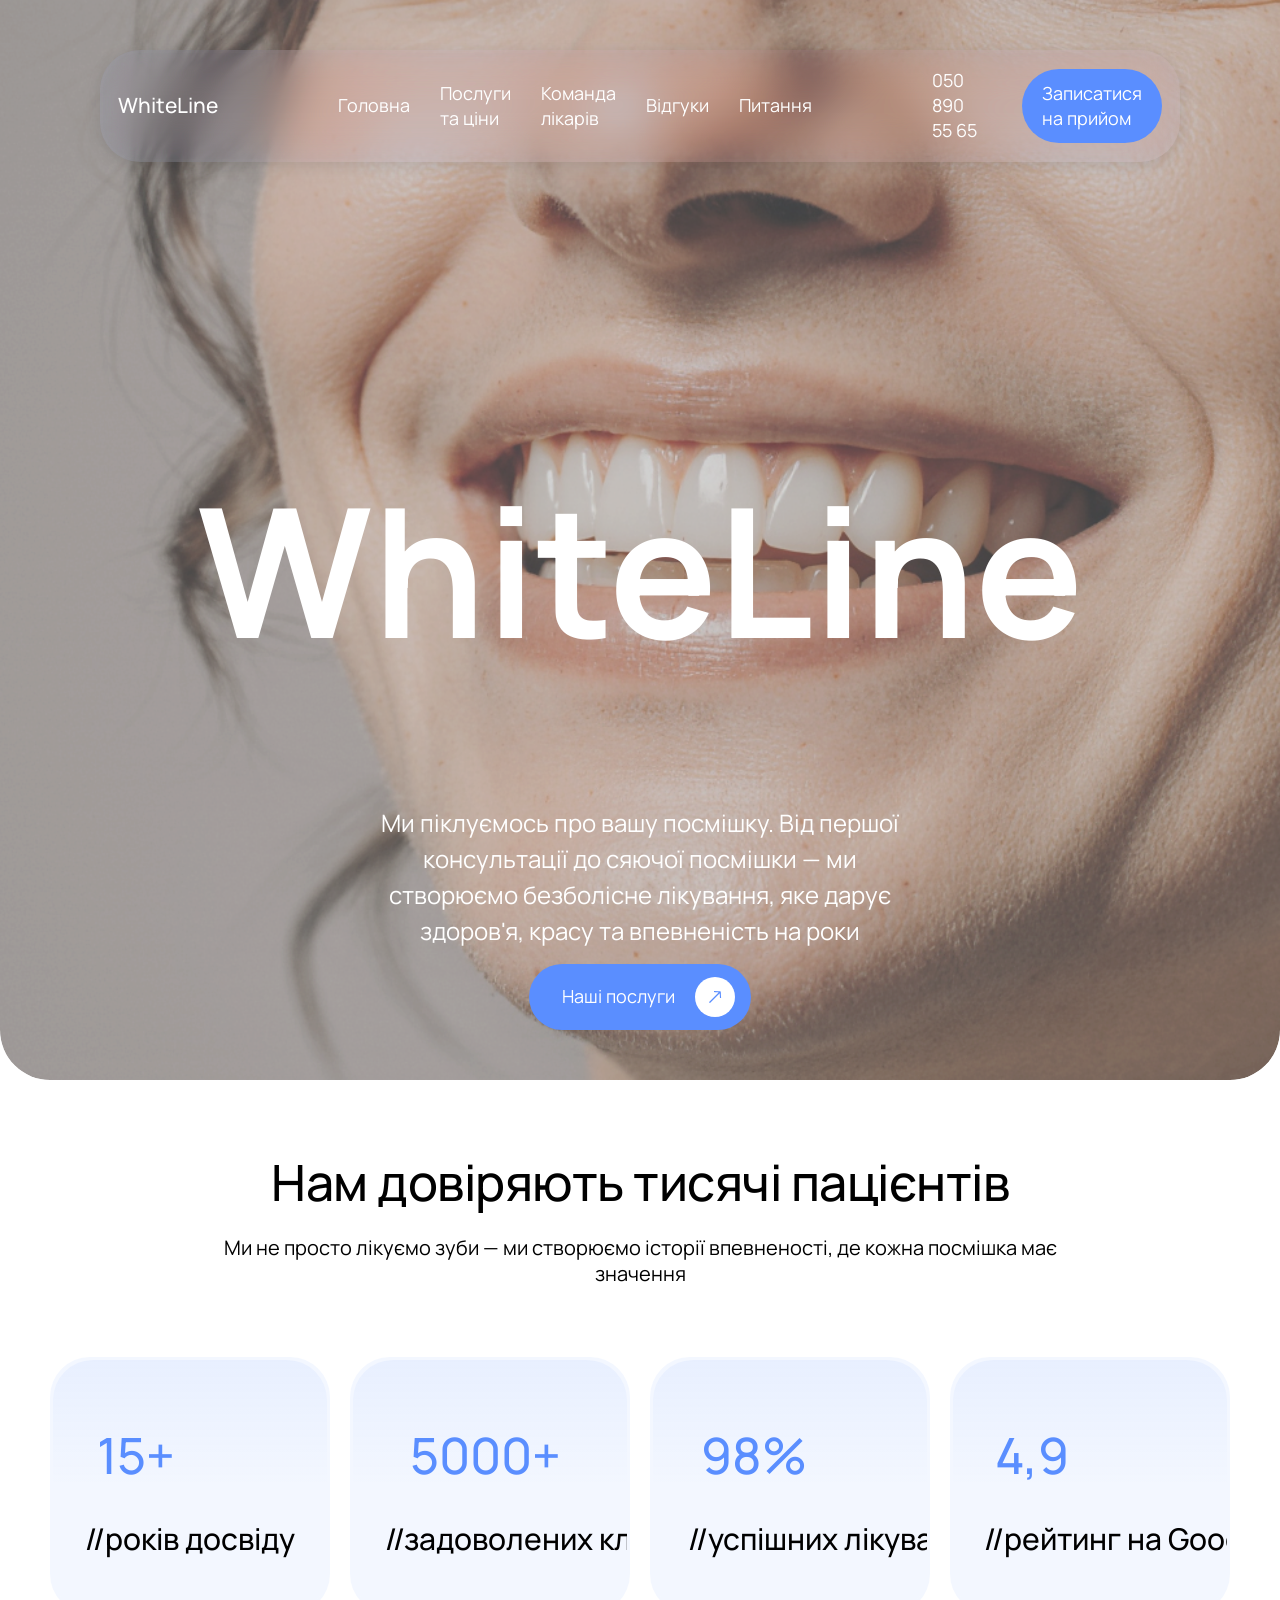
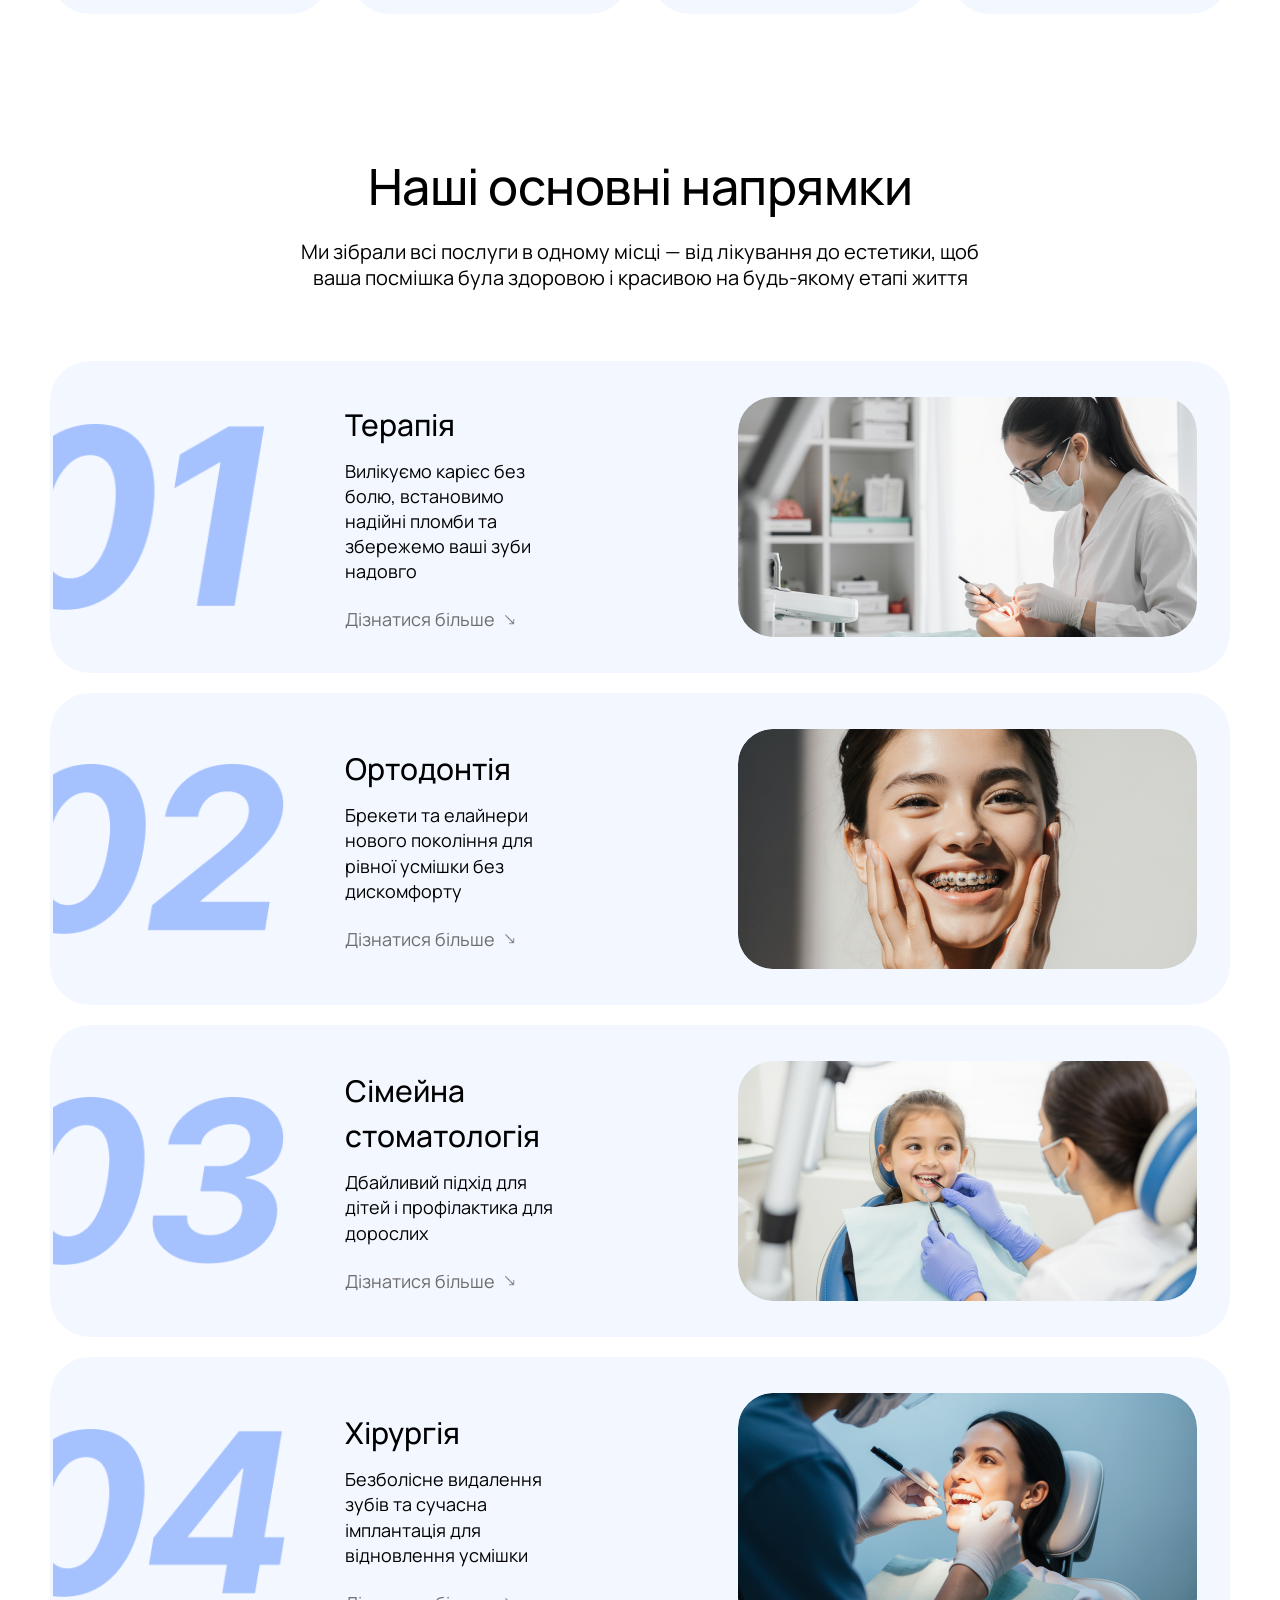
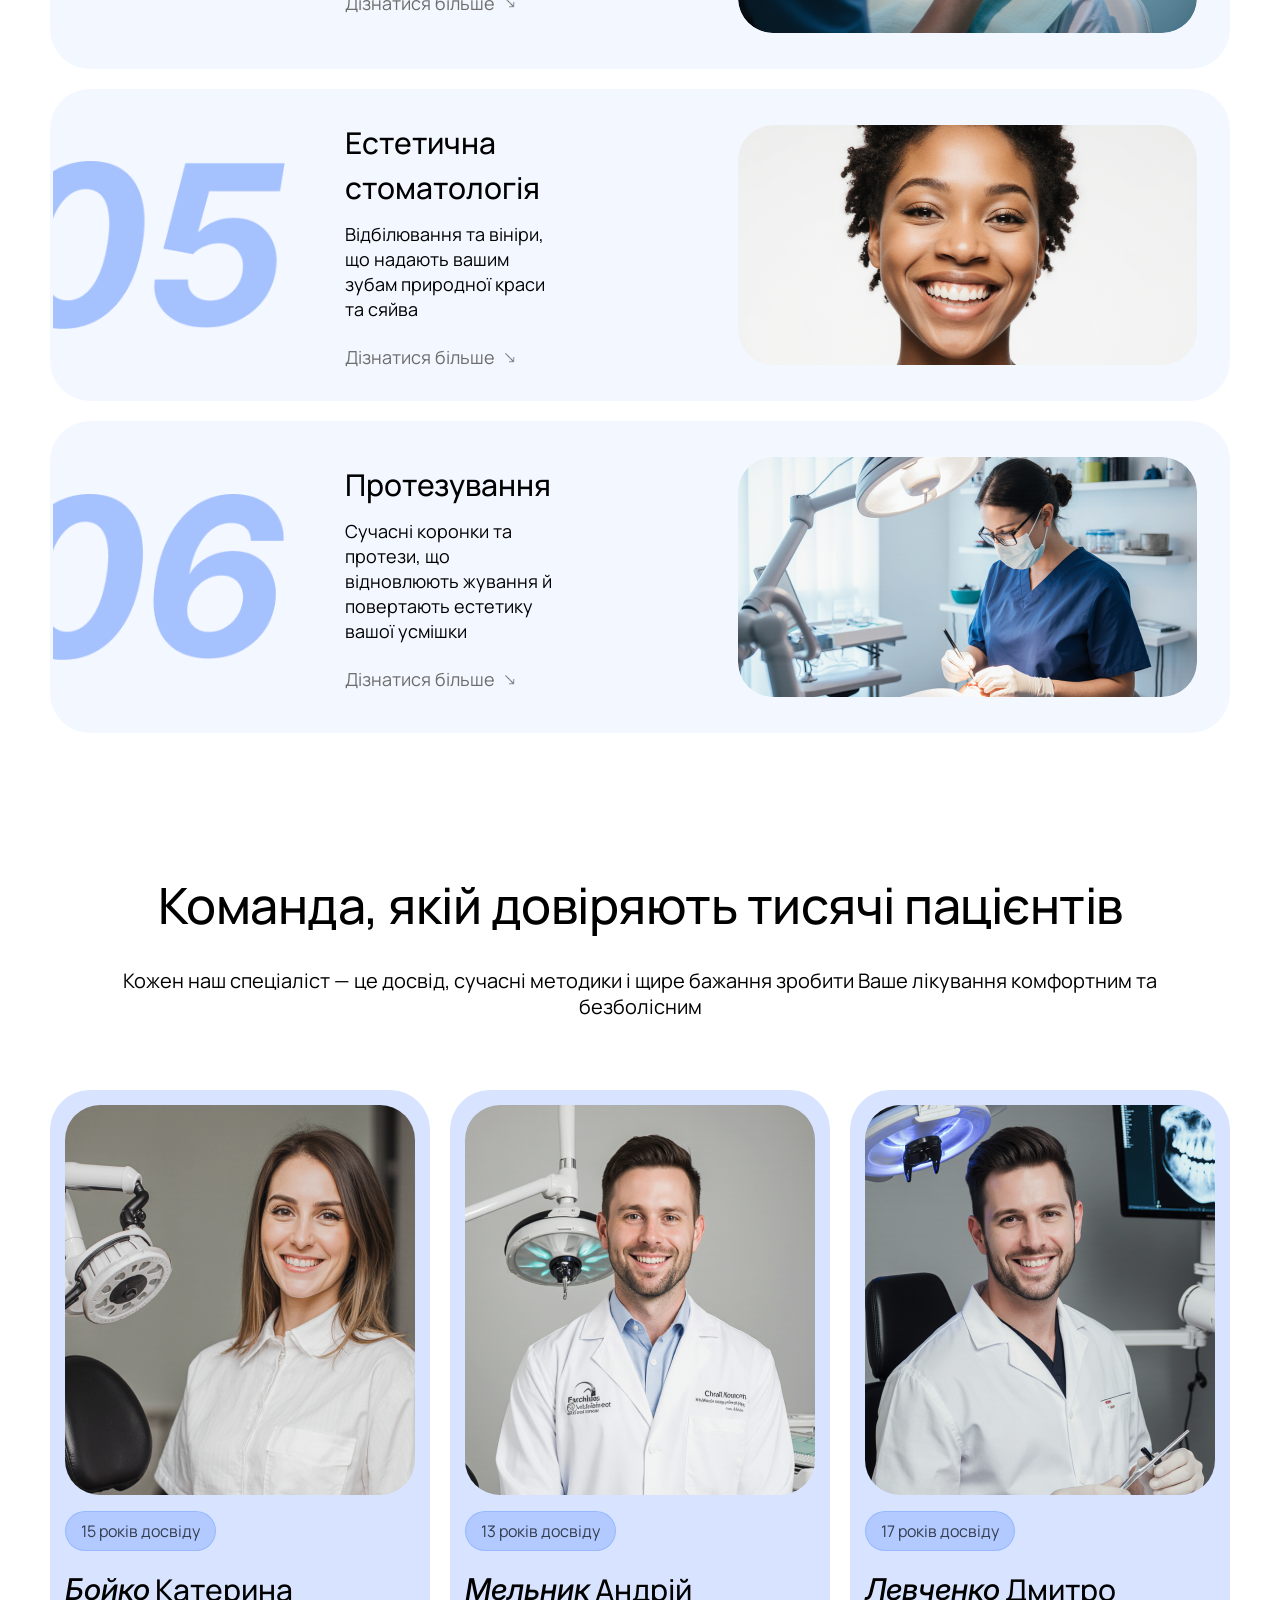
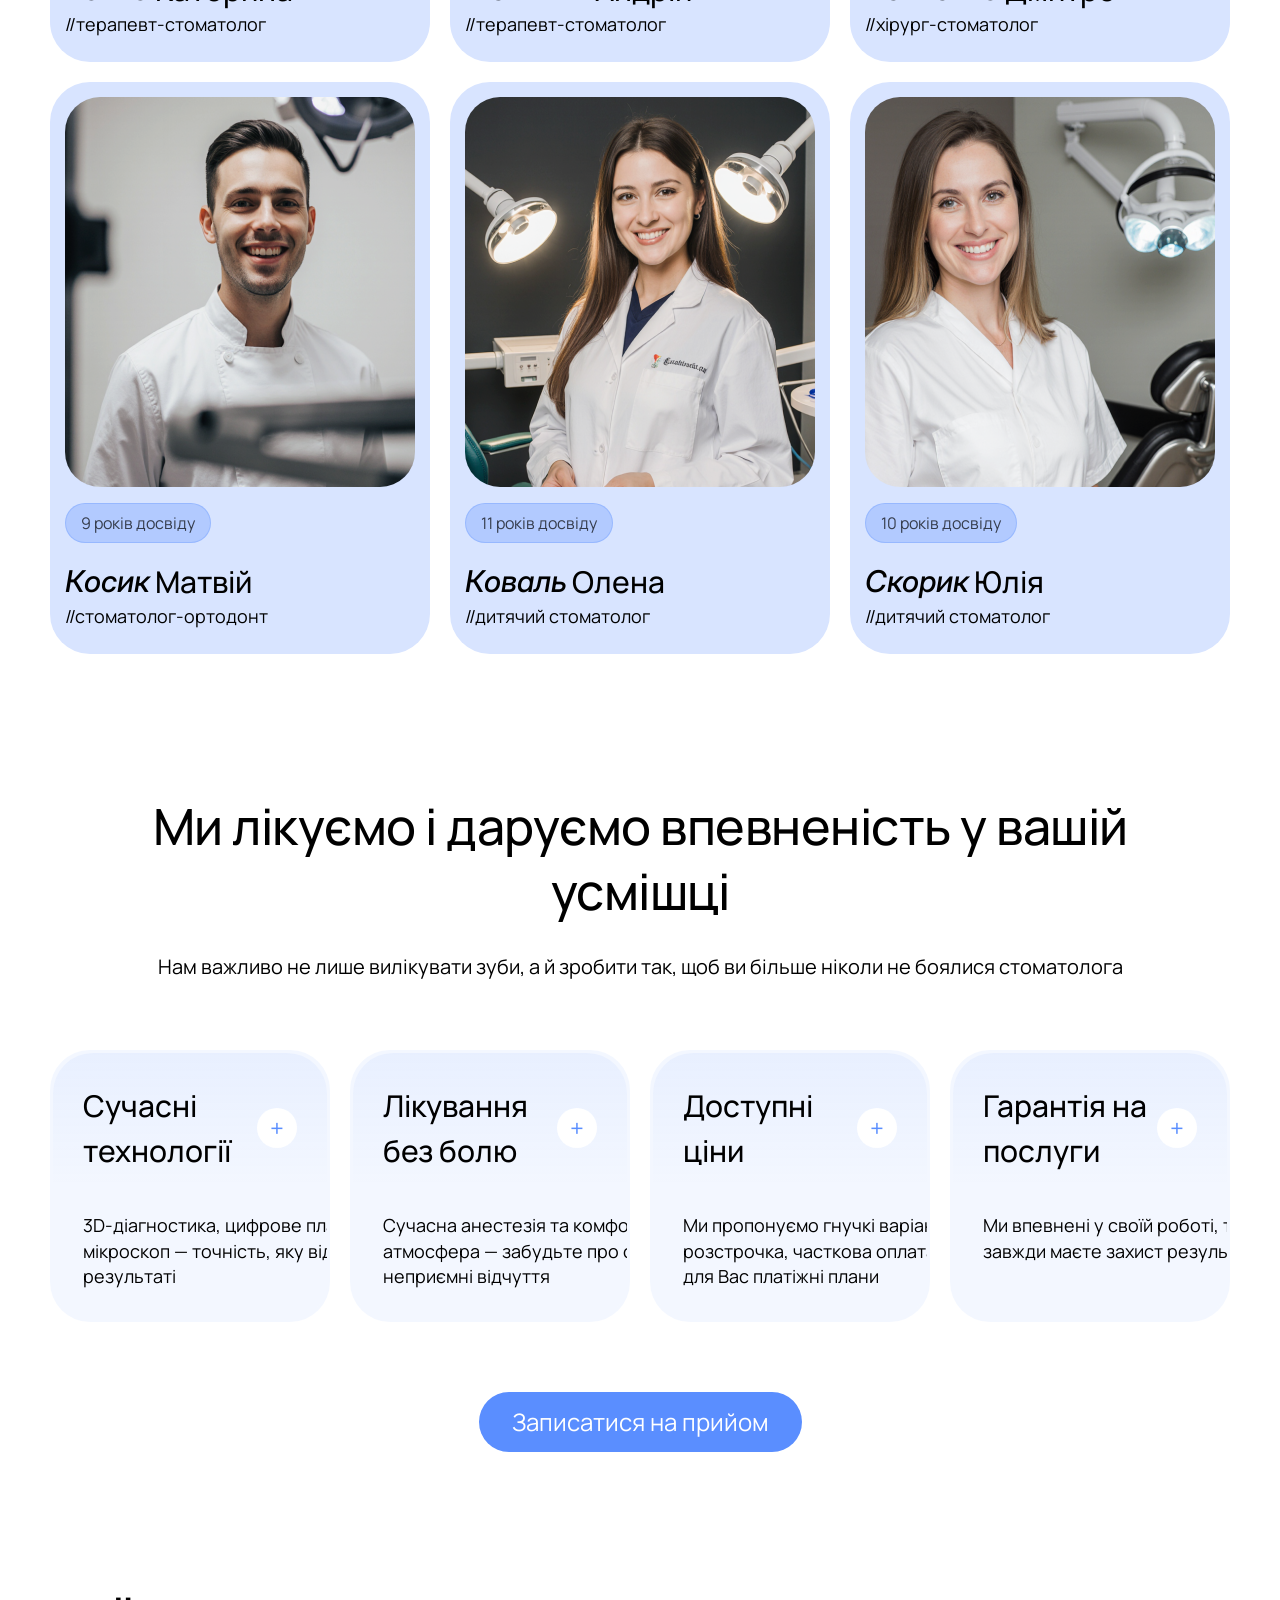
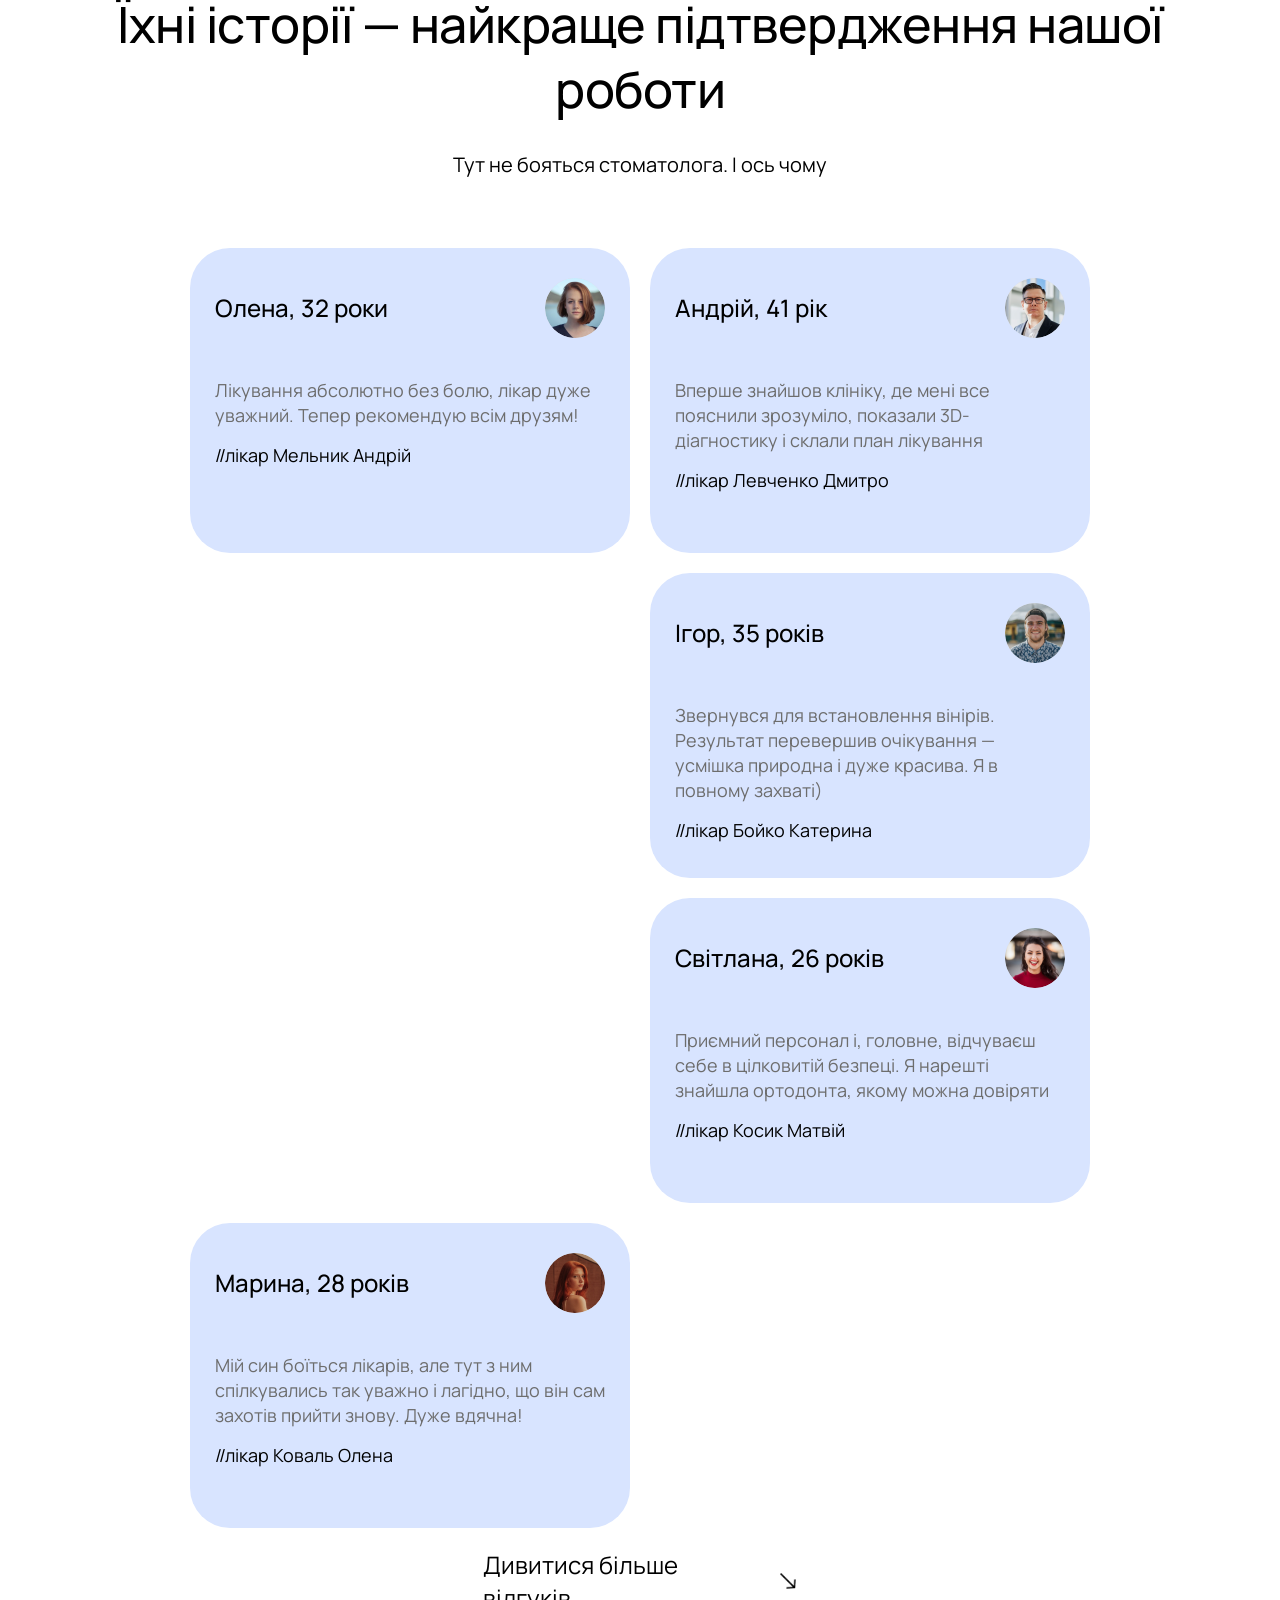
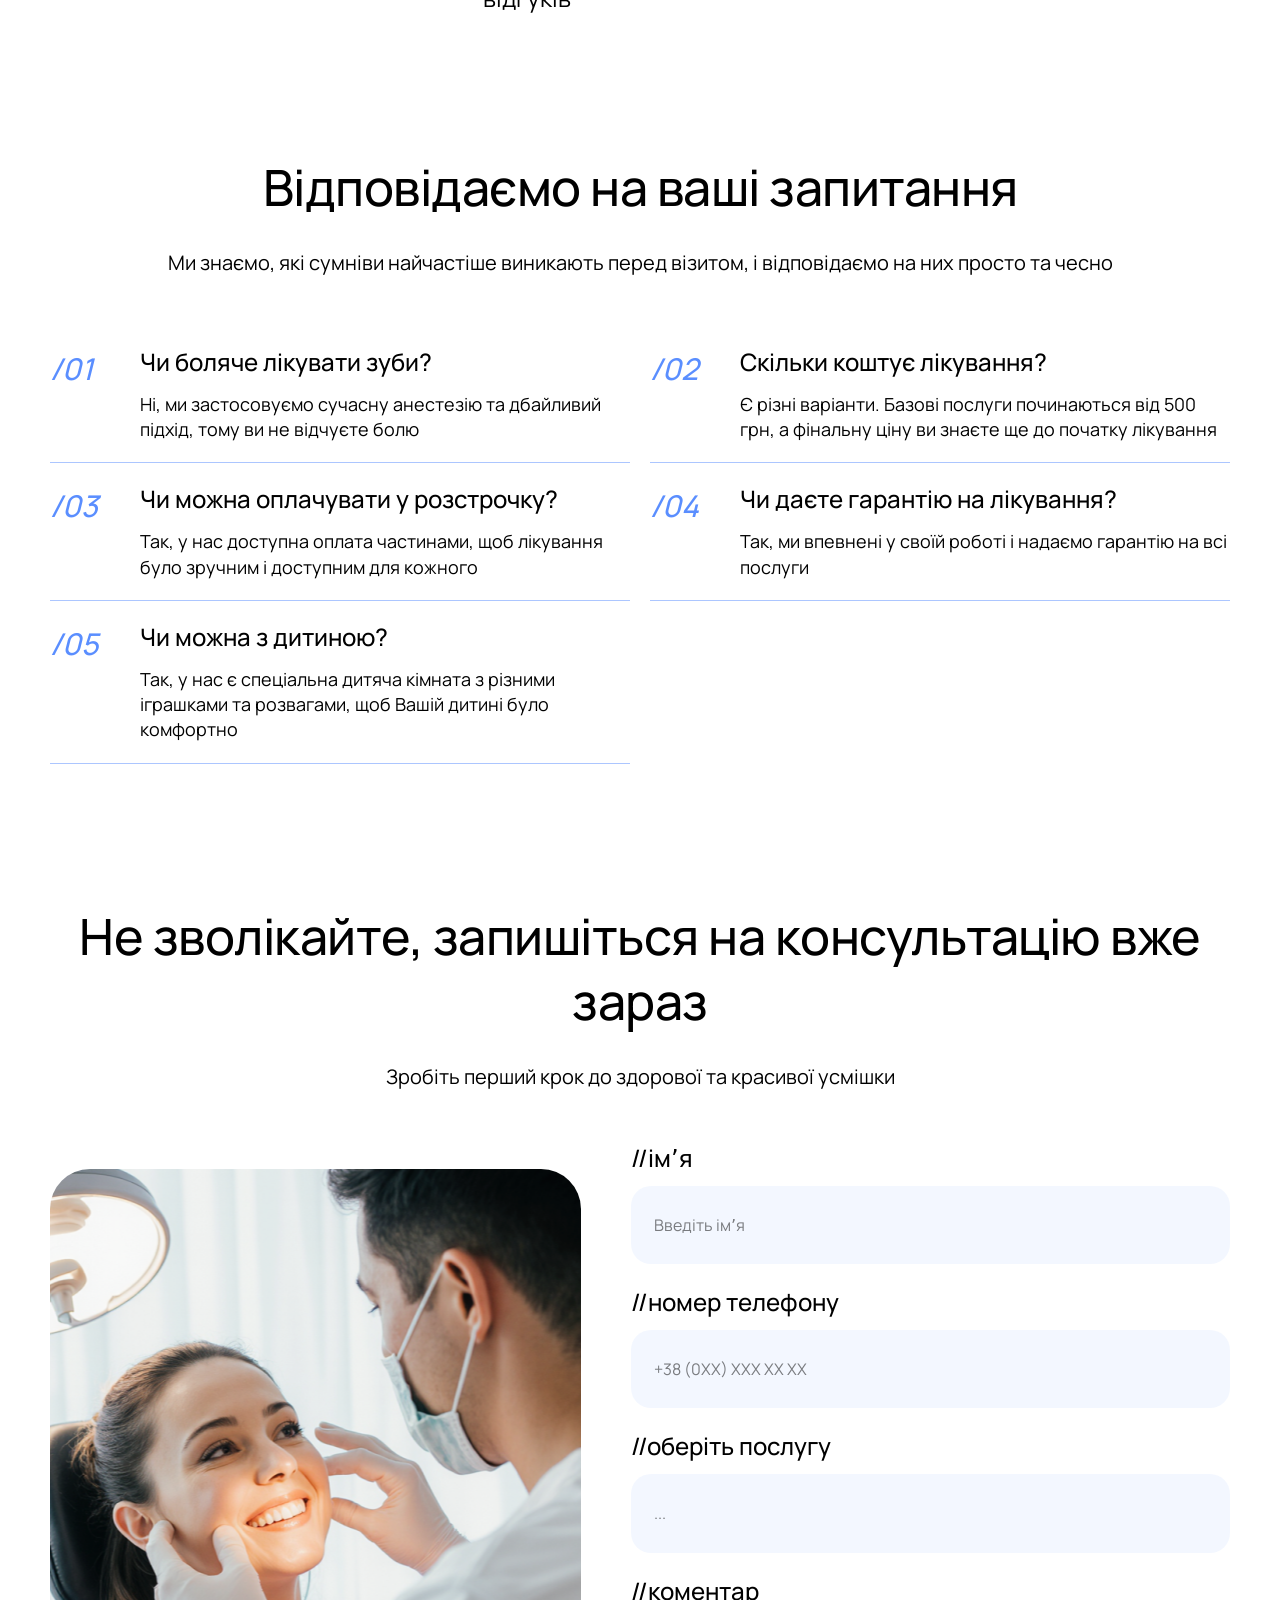
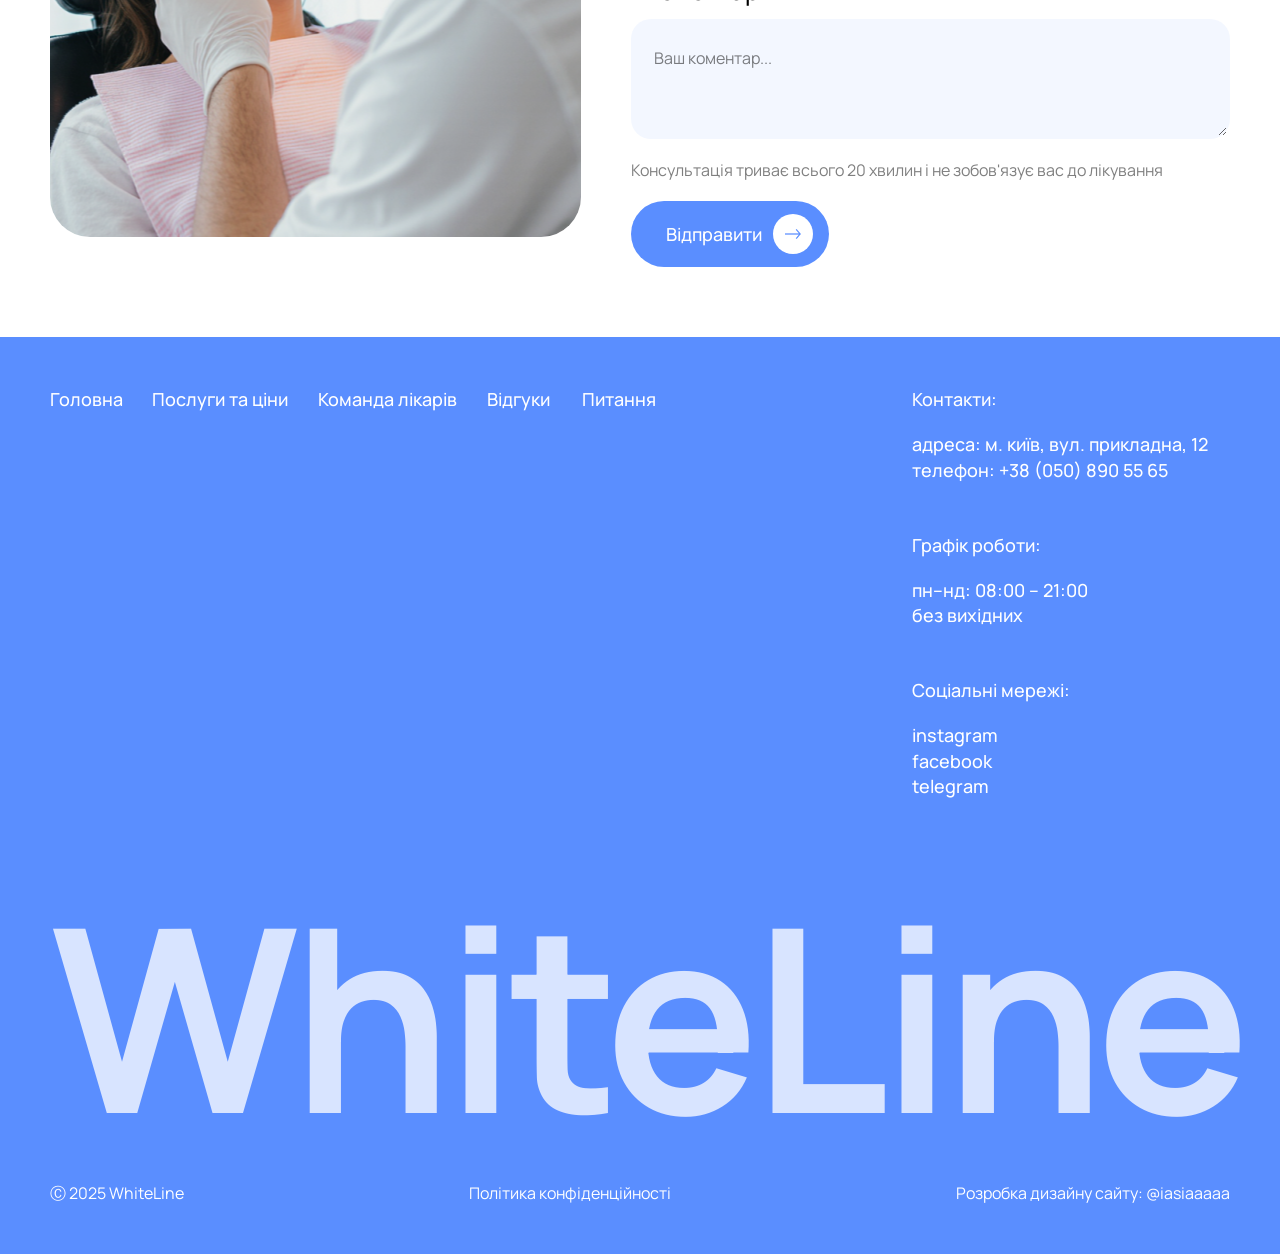
<file: index.html>
<!DOCTYPE html>
<html lang="uk">
<head>
    <meta charset="UTF-8">
    <meta name="viewport" content="width=device-width, initial-scale=1.0">
    <title>WhiteLine - Стоматологія</title>
    <link rel="stylesheet" href="styles.css">
    <link rel="preconnect" href="https://fonts.googleapis.com">
    <link rel="preconnect" href="https://fonts.gstatic.com" crossorigin>
    <link href="https://fonts.googleapis.com/css2?family=Manrope:wght@400;500;700&family=Inter:wght@700&display=swap" rel="stylesheet">
    <script>
        document.addEventListener('DOMContentLoaded', function() {
            const menuToggle = document.querySelector('.header__menu-toggle');
            const nav = document.querySelector('.header__nav');
            const header = document.querySelector('.header');
            
            if (menuToggle) {
                menuToggle.addEventListener('click', function() {
                    nav.classList.toggle('header__nav--active');
                    menuToggle.classList.toggle('header__menu-toggle--active');
                    header.classList.toggle('header--menu-open');
                });
                
                // Close menu when clicking on a link
                const navLinks = document.querySelectorAll('.header__nav-link');
                navLinks.forEach(link => {
                    link.addEventListener('click', function() {
                        nav.classList.remove('header__nav--active');
                        menuToggle.classList.remove('header__menu-toggle--active');
                        header.classList.remove('header--menu-open');
                    });
                });
            }
        });
    </script>
</head>
<body>
    <!-- Hero Section -->
    <section id="hero" class="hero">
        <!-- Header -->
        <header class="header">
            <div class="header__container">
                <div class="header__content">
                    <div class="header__logo">WhiteLine</div>
                    <button class="header__menu-toggle" aria-label="Toggle menu">
                        <span></span>
                        <span></span>
                        <span></span>
                    </button>
                    <nav class="header__nav">
                        <a href="#hero" class="header__nav-link">Головна</a>
                        <a href="#services" class="header__nav-link">Послуги та ціни</a>
                        <a href="#team" class="header__nav-link">Команда лікарів</a>
                        <a href="#reviews" class="header__nav-link">Відгуки</a>
                        <a href="#faq" class="header__nav-link">Питання</a>
                    </nav>
                    <div class="header__contact">
                        <a href="tel:+380508905565" class="header__phone">050 890 55 65</a>
                        <a href="#cta-form" class="header__button">Записатися на прийом</a>
                    </div>
                </div>
            </div>
        </header>
        
        <div class="hero__background">
            <img src="images/main.png" alt="WhiteLine">
        </div>
        <div class="hero__container">
            <div class="hero__content">
                <h1 class="hero__title">WhiteLine</h1>
                <div class="hero__info">
                    <p class="hero__subtitle">Ми піклуємось про вашу посмішку. Від першої консультації до сяючої посмішки — ми створюємо безболісне лікування, яке дарує здоров'я, красу та впевненість на роки</p>
                    <a href="#services" class="hero__button">
                        <span>Наші послуги</span>
                        <div class="hero__button-icon">
                            <img src="images/Vector.png" alt="Arrow">
                        </div>
                    </a>
                </div>
            </div>
        </div>
    </section>

    <!-- Statistics Section -->
    <section class="statistics">
        <div class="statistics__container">
            <div class="statistics__header">
                <h2 class="statistics__title">Нам довіряють тисячі пацієнтів</h2>
                <p class="statistics__subtitle">Ми не просто лікуємо зуби — ми створюємо історії впевненості, де кожна посмішка має значення</p>
            </div>
            <div class="statistics__grid">
                <div class="statistics__card">
                    <div class="statistics__number">15+</div>
                    <div class="statistics__label">//років досвіду</div>
                </div>
                <div class="statistics__card">
                    <div class="statistics__number">5000+</div>
                    <div class="statistics__label">//задоволених клієнтів</div>
                </div>
                <div class="statistics__card">
                    <div class="statistics__number">98%</div>
                    <div class="statistics__label">//успішних лікувань</div>
                </div>
                <div class="statistics__card">
                    <div class="statistics__number">4,9</div>
                    <div class="statistics__label">//рейтинг на Google</div>
                </div>
            </div>
        </div>
    </section>

    <!-- Services Section -->
    <section id="services" class="services">
        <div class="services__container">
            <div class="services__header">
                <h2 class="services__title">Наші основні напрямки</h2>
                <p class="services__subtitle">Ми зібрали всі послуги в одному місці — від лікування до естетики, щоб ваша посмішка була здоровою і красивою на будь-якому етапі життя</p>
            </div>
            <div class="services__grid">
                <div class="services__card">
                    <div class="services__card-content">
                        <div class="services__card-number">
                            <img src="images/01.png" alt="01">
                        </div>
                        <div class="services__card-info">
                            <div class="services__card-text">
                                <h3 class="services__card-title">Терапія</h3>
                                <p class="services__card-description">Вилікуємо карієс без болю, встановимо надійні пломби та збережемо ваші зуби надовго</p>
                            </div>
                            <a href="#" class="services__card-link">
                                <span class="services__card-link-text">Дізнатися більше</span>
                                <img src="images/Vector1.png" alt="Arrow" class="services__card-link-icon">
                            </a>
                        </div>
                    </div>
                    <div class="services__card-image services__card-image--therapy"></div>
                </div>
                <div class="services__card">
                    <div class="services__card-content">
                        <div class="services__card-number">
                            <img src="images/02.png" alt="02">
                        </div>
                        <div class="services__card-info">
                            <div class="services__card-text">
                                <h3 class="services__card-title">Ортодонтія</h3>
                                <p class="services__card-description">Брекети та елайнери нового покоління для рівної усмішки без дискомфорту</p>
                            </div>
                            <a href="#" class="services__card-link">
                                <span class="services__card-link-text">Дізнатися більше</span>
                                <img src="images/Vector1.png" alt="Arrow" class="services__card-link-icon">
                            </a>
                        </div>
                    </div>
                    <div class="services__card-image services__card-image--orthodontics"></div>
                </div>
                <div class="services__card">
                    <div class="services__card-content">
                        <div class="services__card-number">
                            <img src="images/03.png" alt="03">
                        </div>
                        <div class="services__card-info">
                            <div class="services__card-text">
                                <h3 class="services__card-title">Сімейна стоматологія</h3>
                                <p class="services__card-description">Дбайливий підхід для дітей і профілактика для дорослих</p>
                            </div>
                            <a href="#" class="services__card-link">
                                <span class="services__card-link-text">Дізнатися більше</span>
                                <img src="images/Vector1.png" alt="Arrow" class="services__card-link-icon">
                            </a>
                        </div>
                    </div>
                    <div class="services__card-image services__card-image--family"></div>
                </div>
                <div class="services__card">
                    <div class="services__card-content">
                        <div class="services__card-number">
                            <img src="images/04.png" alt="04">
                        </div>
                        <div class="services__card-info">
                            <div class="services__card-text">
                                <h3 class="services__card-title">Хірургія</h3>
                                <p class="services__card-description">Безболісне видалення зубів та сучасна імплантація для відновлення усмішки</p>
                            </div>
                            <a href="#" class="services__card-link">
                                <span class="services__card-link-text">Дізнатися більше</span>
                                <img src="images/Vector1.png" alt="Arrow" class="services__card-link-icon">
                            </a>
                        </div>
                    </div>
                    <div class="services__card-image services__card-image--surgery"></div>
                </div>
                <div class="services__card">
                    <div class="services__card-content">
                        <div class="services__card-number">
                            <img src="images/05.png" alt="05">
                        </div>
                        <div class="services__card-info">
                            <div class="services__card-text">
                                <h3 class="services__card-title">Естетична стоматологія</h3>
                                <p class="services__card-description">Відбілювання та вініри, що надають вашим зубам природної краси та сяйва</p>
                            </div>
                            <a href="#" class="services__card-link">
                                <span class="services__card-link-text">Дізнатися більше</span>
                                <img src="images/Vector1.png" alt="Arrow" class="services__card-link-icon">
                            </a>
                        </div>
                    </div>
                    <div class="services__card-image services__card-image--aesthetic"></div>
                </div>
                <div class="services__card">
                    <div class="services__card-content">
                        <div class="services__card-number">
                            <img src="images/06.png" alt="06">
                        </div>
                        <div class="services__card-info">
                            <div class="services__card-text">
                                <h3 class="services__card-title">Протезування</h3>
                                <p class="services__card-description">Сучасні коронки та протези, що відновлюють жування й повертають естетику вашої усмішки</p>
                            </div>
                            <a href="#" class="services__card-link">
                                <span class="services__card-link-text">Дізнатися більше</span>
                                <img src="images/Vector1.png" alt="Arrow" class="services__card-link-icon">
                            </a>
                        </div>
                    </div>
                    <div class="services__card-image services__card-image--prosthetics"></div>
                </div>
            </div>
        </div>
    </section>

    <!-- Team Section -->
    <section id="team" class="team">
        <div class="team__container">
            <div class="team__header">
                <h2 class="team__title">Команда, якій довіряють тисячі пацієнтів</h2>
                <p class="team__subtitle">Кожен наш спеціаліст — це досвід, сучасні методики і щире бажання зробити Ваше лікування комфортним та безболісним</p>
            </div>
            <div class="team__grid">
                <div class="team__card">
                    <div class="team__card-image team__card-image--2"></div>
                    <div class="team__card-info">
                        <div class="team__card-badge">15 років досвіду</div>
                        <div class="team__card-details">
                            <h3 class="team__card-name"><span class="team__card-surname">Бойко</span> <span class="team__card-firstname">Катерина</span></h3>
                            <p class="team__card-role">//терапевт-стоматолог</p>
                        </div>
                    </div>
                </div>
                <div class="team__card">
                    <div class="team__card-image team__card-image--1"></div>
                    <div class="team__card-info">
                        <div class="team__card-badge">13 років досвіду</div>
                        <div class="team__card-details">
                            <h3 class="team__card-name"><span class="team__card-surname">Мельник</span> <span class="team__card-firstname">Андрій</span></h3>
                            <p class="team__card-role">//терапевт-стоматолог</p>
                        </div>
                    </div>
                </div>
                <div class="team__card team__card--spacer"></div>
                <div class="team__card">
                    <div class="team__card-image team__card-image--3"></div>
                    <div class="team__card-info">
                        <div class="team__card-badge">17 років досвіду</div>
                        <div class="team__card-details">
                            <h3 class="team__card-name"><span class="team__card-surname">Левченко</span> <span class="team__card-firstname">Дмитро</span></h3>
                            <p class="team__card-role">//хірург-стоматолог</p>
                        </div>
                    </div>
                </div>
                <div class="team__card">
                    <div class="team__card-image team__card-image--4"></div>
                    <div class="team__card-info">
                        <div class="team__card-badge">9 років досвіду</div>
                        <div class="team__card-details">
                            <h3 class="team__card-name"><span class="team__card-surname">Косик</span> <span class="team__card-firstname">Матвій</span></h3>
                            <p class="team__card-role">//стоматолог-ортодонт</p>
                        </div>
                    </div>
                </div>
                <div class="team__card team__card--spacer"></div>
                <div class="team__card">
                    <div class="team__card-image team__card-image--5"></div>
                    <div class="team__card-info">
                        <div class="team__card-badge">11 років досвіду</div>
                        <div class="team__card-details">
                            <h3 class="team__card-name"><span class="team__card-surname">Коваль</span> <span class="team__card-firstname">Олена</span></h3>
                            <p class="team__card-role">//дитячий стоматолог</p>
                        </div>
                    </div>
                </div>
                <div class="team__card">
                    <div class="team__card-image team__card-image--6"></div>
                    <div class="team__card-info">
                        <div class="team__card-badge">10 років досвіду</div>
                        <div class="team__card-details">
                            <h3 class="team__card-name"><span class="team__card-surname">Скорик</span> <span class="team__card-firstname">Юлія</span></h3>
                            <p class="team__card-role">//дитячий стоматолог</p>
                        </div>
                    </div>
                </div>
            </div>
        </div>
    </section>

    <!-- Benefits Section -->
    <section class="benefits">
        <div class="benefits__container">
            <div class="benefits__header">
                <h2 class="benefits__title">Ми лікуємо і даруємо впевненість у вашій усмішці</h2>
                <p class="benefits__subtitle">Нам важливо не лише вилікувати зуби, а й зробити так, щоб ви більше ніколи не боялися стоматолога</p>
            </div>
            <div class="benefits__grid">
                <div class="benefits__card">
                    <div class="benefits__card-header">
                        <h3 class="benefits__card-title">Сучасні технології</h3>
                        <button type="button" class="benefits__card-icon"></button>
                    </div>
                    <p class="benefits__card-text">3D-діагностика, цифрове планування та мікроскоп — точність, яку відчуваєте в результаті</p>
                </div>
                <div class="benefits__card">
                    <div class="benefits__card-header">
                        <h3 class="benefits__card-title">Лікування без болю</h3>
                        <button type="button" class="benefits__card-icon"></button>
                    </div>
                    <p class="benefits__card-text">Сучасна анестезія та комфортна атмосфера — забудьте про страх і неприємні відчуття</p>
                </div>
                <div class="benefits__card">
                    <div class="benefits__card-header">
                        <h3 class="benefits__card-title">Доступні ціни</h3>
                        <button type="button" class="benefits__card-icon"></button>
                    </div>
                    <p class="benefits__card-text">Ми пропонуємо гнучкі варіанти оплати: розстрочка, часткова оплата та зручні для Вас платіжні плани</p>
                </div>
                <div class="benefits__card">
                    <div class="benefits__card-header">
                        <h3 class="benefits__card-title">Гарантія на послуги</h3>
                        <button type="button" class="benefits__card-icon"></button>
                    </div>
                    <p class="benefits__card-text">Ми впевнені у своїй роботі, тому ви завжди маєте захист результату</p>
                </div>
            </div>
            <a href="#cta-form" class="benefits__button">Записатися на прийом</a>
        </div>
    </section>

    <!-- Reviews Section -->
    <section id="reviews" class="reviews">
        <div class="reviews__container">
            <div class="reviews__header">
                <h2 class="reviews__title">Їхні історії — найкраще підтвердження нашої роботи</h2>
                <p class="reviews__subtitle">Тут не бояться стоматолога. І ось чому</p>
            </div>
            <div class="reviews__grid">
                <div class="reviews__card">
                    <div class="reviews__card-header">
                        <h3 class="reviews__card-name">Олена, 32 роки</h3>
                        <div class="reviews__card-avatar reviews__card-avatar--1"></div>
                    </div>
                    <div class="reviews__card-content">
                        <p class="reviews__card-text">Лікування абсолютно без болю, лікар дуже уважний. Тепер рекомендую всім друзям!</p>
                        <p class="reviews__card-doctor">//лікар Мельник Андрій</p>
                    </div>
                </div>
                <div class="reviews__card">
                    <div class="reviews__card-header">
                        <h3 class="reviews__card-name">Андрій, 41 рік</h3>
                        <div class="reviews__card-avatar reviews__card-avatar--2"></div>
                    </div>
                    <div class="reviews__card-content">
                        <p class="reviews__card-text">Вперше знайшов клініку, де мені все пояснили зрозуміло, показали 3D-діагностику і склали план лікування</p>
                        <p class="reviews__card-doctor">//лікар Левченко Дмитро</p>
                    </div>
                </div>
                <div class="reviews__card reviews__card--spacer"></div>
                <div class="reviews__card">
                    <div class="reviews__card-header">
                        <h3 class="reviews__card-name">Ігор, 35 років</h3>
                        <div class="reviews__card-avatar reviews__card-avatar--3"></div>
                    </div>
                    <div class="reviews__card-content">
                        <p class="reviews__card-text">Звернувся для встановлення вінірів. Результат перевершив очікування — усмішка природна і дуже красива. Я в повному захваті)</p>
                        <p class="reviews__card-doctor">//лікар Бойко Катерина</p>
                    </div>
                </div>
                <div class="reviews__card reviews__card--spacer"></div>
                <div class="reviews__card">
                    <div class="reviews__card-header">
                        <h3 class="reviews__card-name">Світлана, 26 років</h3>
                        <div class="reviews__card-avatar reviews__card-avatar--4"></div>
                    </div>
                    <div class="reviews__card-content">
                        <p class="reviews__card-text">Приємний персонал і, головне, відчуваєш себе в цілковитій безпеці. Я нарешті знайшла ортодонта, якому можна довіряти</p>
                        <p class="reviews__card-doctor">//лікар Косик Матвій</p>
                    </div>
                </div>
                <div class="reviews__card">
                    <div class="reviews__card-header">
                        <h3 class="reviews__card-name">Марина, 28 років</h3>
                        <div class="reviews__card-avatar reviews__card-avatar--5"></div>
                    </div>
                    <div class="reviews__card-content">
                        <p class="reviews__card-text">Мій син боїться лікарів, але тут з ним спілкувались так уважно і лагідно, що він сам захотів прийти знову. Дуже вдячна!</p>
                        <p class="reviews__card-doctor">//лікар Коваль Олена</p>
                    </div>
                </div>
                <div class="reviews__more">
                    <a href="#" class="reviews__more-link">
                        <span class="reviews__more-text">Дивитися більше відгуків</span>
                        <div class="reviews__more-icon">
                            <img src="images/Vector3.png" alt="Arrow">
                        </div>
                    </a>
                </div>
            </div>
        </div>
    </section>

    <!-- FAQ Section -->
    <section id="faq" class="faq">
        <div class="faq__container">
            <div class="faq__header">
                <h2 class="faq__title">Відповідаємо на ваші запитання</h2>
                <p class="faq__subtitle">Ми знаємо, які сумніви найчастіше виникають перед візитом, і відповідаємо на них просто та чесно</p>
            </div>
            <div class="faq__grid">
                <div class="faq__item">
                    <div class="faq__item-content">
                        <div class="faq__item-number">/01</div>
                        <div class="faq__item-text">
                            <h3 class="faq__item-question">Чи боляче лікувати зуби?</h3>
                            <p class="faq__item-answer">Ні, ми застосовуємо сучасну анестезію та дбайливий підхід, тому ви не відчуєте болю</p>
                        </div>
                    </div>
                    <div class="faq__item-line"></div>
                </div>
                <div class="faq__item">
                    <div class="faq__item-content">
                        <div class="faq__item-number">/02</div>
                        <div class="faq__item-text">
                            <h3 class="faq__item-question">Скільки коштує лікування?</h3>
                            <p class="faq__item-answer">Є різні варіанти. Базові послуги починаються від 500 грн, а фінальну ціну ви знаєте ще до початку лікування</p>
                        </div>
                    </div>
                    <div class="faq__item-line"></div>
                </div>
                <div class="faq__item">
                    <div class="faq__item-content">
                        <div class="faq__item-number">/03</div>
                        <div class="faq__item-text">
                            <h3 class="faq__item-question">Чи можна оплачувати у розстрочку?</h3>
                            <p class="faq__item-answer">Так, у нас доступна оплата частинами, щоб лікування було зручним і доступним для кожного</p>
                        </div>
                    </div>
                    <div class="faq__item-line"></div>
                </div>
                <div class="faq__item">
                    <div class="faq__item-content">
                        <div class="faq__item-number">/04</div>
                        <div class="faq__item-text">
                            <h3 class="faq__item-question">Чи даєте гарантію на лікування?</h3>
                            <p class="faq__item-answer">Так, ми впевнені у своїй роботі і надаємо гарантію на всі послуги</p>
                        </div>
                    </div>
                    <div class="faq__item-line"></div>
                </div>
                <div class="faq__item">
                    <div class="faq__item-content">
                        <div class="faq__item-number">/05</div>
                        <div class="faq__item-text">
                            <h3 class="faq__item-question">Чи можна з дитиною?</h3>
                            <p class="faq__item-answer">Так, у нас є спеціальна дитяча кімната з різними іграшками та розвагами, щоб Вашій дитині було комфортно</p>
                        </div>
                    </div>
                    <div class="faq__item-line"></div>
                </div>
            </div>
        </div>
    </section>

    <!-- CTA Form Section -->
    <section id="cta-form" class="cta-form">
        <div class="cta-form__container">
            <div class="cta-form__header">
                <h2 class="cta-form__title">Не зволікайте, запишіться на консультацію вже зараз</h2>
                <p class="cta-form__subtitle">Зробіть перший крок до здорової та красивої усмішки</p>
            </div>
            <div class="cta-form__content">
                <div class="cta-form__image"></div>
                <div class="cta-form__form-wrapper">
                    <form class="cta-form__form">
                        <div class="cta-form__field">
                            <label class="cta-form__label">//імʼя</label>
                            <input type="text" class="cta-form__input" placeholder="Введіть імʼя">
                        </div>
                        <div class="cta-form__field">
                            <label class="cta-form__label">//номер телефону</label>
                            <input type="tel" class="cta-form__input" placeholder="+38 (0ХХ) ХХХ ХХ ХХ">
                        </div>
                        <div class="cta-form__field">
                            <label class="cta-form__label">//оберіть послугу</label>
                            <input type="text" class="cta-form__input" placeholder="...">
                        </div>
                        <div class="cta-form__field cta-form__field--textarea">
                            <label class="cta-form__label">//коментар</label>
                            <textarea class="cta-form__textarea" placeholder="Ваш коментар..."></textarea>
                        </div>
                        <p class="cta-form__note">Консультація триває всього 20 хвилин і не зобов'язує вас до лікування</p>
                        <button type="submit" class="cta-form__button">
                            <span class="cta-form__button-text">Відправити</span>
                            <div class="cta-form__button-icon">
                                <img src="images/Vector2.png" alt="Arrow">
                            </div>
                        </button>
                    </form>
                </div>
            </div>
        </div>
    </section>

    <!-- Footer -->
    <footer class="footer">
        <div class="footer__container">
            <div class="footer__content">
                <nav class="footer__nav">
                    <a href="#hero" class="footer__nav-link">Головна</a>
                    <a href="#services" class="footer__nav-link">Послуги та ціни</a>
                    <a href="#team" class="footer__nav-link">Команда лікарів</a>
                    <a href="#reviews" class="footer__nav-link">Відгуки</a>
                    <a href="#faq" class="footer__nav-link">Питання</a>
                </nav>
                <div class="footer__info">
                    <div class="footer__info-block">
                        <h3 class="footer__info-title">Контакти:</h3>
                        <p class="footer__info-text">Адреса: м. Київ, вул. Прикладна, 12<br>Телефон: +38 (050) 890 55 65</p>
                    </div>
                    <div class="footer__info-block">
                        <h3 class="footer__info-title">Графік роботи:</h3>
                        <p class="footer__info-text">Пн–Нд: 08:00 – 21:00<br>Без вихідних</p>
                    </div>
                    <div class="footer__info-block">
                        <h3 class="footer__info-title">Соціальні мережі:</h3>
                        <p class="footer__info-text">Instagram<br>Facebook<br>Telegram</p>
                    </div>
                </div>
            </div>
            <div class="footer__bottom">
                <div class="footer__logo">WhiteLine</div>
                <div class="footer__copyright">
                    <span>Ⓒ 2025 WhiteLine</span>
                    <a href="#" class="footer__link">Політика конфіденційності</a>
                    <span>Розробка дизайну сайту: @iasiaaaaa</span>
                </div>
            </div>
        </div>
    </footer>
</body>
</html>
</file>
<file: styles.css>
/* Reset and Base Styles */
* {
    margin: 0;
    padding: 0;
    box-sizing: border-box;
}

html {
    scroll-behavior: smooth;
    overflow-x: hidden;
    width: 100%;
}

body {
    font-family: 'Manrope', -apple-system, BlinkMacSystemFont, 'Segoe UI', Roboto, Oxygen, Ubuntu, Cantarell, sans-serif;
    color: #000000;
    line-height: 1.5;
    overflow-x: hidden;
    width: 100%;
    max-width: 100%;
}

img {
    max-width: 100%;
    height: auto;
    display: block;
}

/* Section Global Styles */
section {
    width: 100%;
    overflow-x: hidden;
}

/* Color Variables */
:root {
    --color-blue: #5A8EFF;
    --color-blue7: rgba(90, 142, 255, 0.07);
    --color-blue50: rgba(90, 142, 255, 0.5);
    --color-blue30: rgba(90, 142, 255, 0.3);
    --color-white: #FFFFFF;
    --white1: #FFFFFF03;
    --color-black: #000000;
    --color-gray: #6D6D6D;
    --color-light-blue: #D8E4FF;
    --color-black70: rgba(0, 0, 0, 0.7);
}

/* Header */
.header {
    max-width: 1820px;
    width: 100%;
    min-height: 79px;
    background: rgba(90, 142, 255, 0.07);
    border: 3px solid var(--white1, #FFFFFF03);
    border-radius: 40px;
    padding: 15px;
    display: flex;
    justify-content: space-between;
    align-items: center;
    margin: 0 auto;
    align-self: flex-start;
    position: relative;
    z-index: 2;
    backdrop-filter: blur(20px) saturate(180%);
    -webkit-backdrop-filter: blur(20px) saturate(180%);
    box-shadow: 0 4px 16px rgba(0, 0, 0, 0.1);
}

.header__container {
    width: 100%;
    margin: 0 auto;
}

.header__content {
    display: flex;
    justify-content: space-between;
    align-items: center;
    gap: 120px;
    width: 100%;
}

.header__logo {
    font-family: 'Manrope', sans-serif;
    font-weight: 500;
    font-size: 21px;
    line-height: 1.5em;
    color: #FFFFFF;
}

.header__nav {
    display: flex;
    align-items: center;
    gap: 30px;
}

.header__nav-link {
    font-family: 'Manrope', sans-serif;
    font-weight: 400;
    font-size: 18px;
    line-height: 1.4em;
    color: #FFFFFF;
    text-decoration: none;
    transition: opacity 0.3s ease;
}

.header__nav-link:hover {
    opacity: 0.8;
}

.header__contact {
    display: flex;
    align-items: center;
    gap: 45px;
}

.header__phone {
    font-family: 'Manrope', sans-serif;
    font-weight: 400;
    font-size: 18px;
    line-height: 1.4em;
    color: #FFFFFF;
    text-decoration: none;
}

.header__button {
    background: #5A8EFF;
    border-radius: 133px;
    padding: 12px 20px;
    border: none;
    font-family: 'Manrope', sans-serif;
    font-weight: 400;
    font-size: 18px;
    line-height: 1.4em;
    color: #FFFFFF;
    cursor: pointer;
    transition: background-color 0.3s ease;
    text-decoration: none;
    display: inline-block;
}

.header__button:hover {
    background: #4a7eff;
}

.header__menu-toggle {
    display: none;
    flex-direction: column;
    gap: 3px;
    background: transparent;
    border: none;
    cursor: pointer;
    padding: 5px;
    z-index: 10;
}

.header__menu-toggle span {
    width: 25px;
    height: 1.5px;
    background: #FFFFFF;
    border-radius: 0.5px;
    transition: all 0.3s ease;
}

.header__menu-toggle--active span:nth-child(1) {
    transform: rotate(45deg) translate(8px, 8px);
}

.header__menu-toggle--active span:nth-child(2) {
    opacity: 0;
}

.header__menu-toggle--active span:nth-child(3) {
    transform: rotate(-45deg) translate(7px, -7px);
}

/* Hero Section */
.hero {
    background: rgba(0, 0, 0, 0.1);
    background-size: cover;
    background-position: center;
    background-repeat: no-repeat;
    border-radius: 0 0 50px 50px;
    padding: 50px;
    min-height: 1080px;
    display: flex;
    flex-direction: column;
    position: relative;
}

@media (max-width: 1024px) {
    .hero {
        border-radius: 0 0 30px 30px;
        min-height: 700px;
    }
}

@media (max-width: 768px) {
    .hero {
        border-radius: 0 0 20px 20px;
        min-height: 600px;
    }
}

@media (max-width: 480px) {
    .hero {
        border-radius: 0 0 15px 15px;
        min-height: 500px;
    }
}

.hero__background {
    position: absolute;
    top: 0;
    left: 0;
    width: 100%;
    height: 100%;
    z-index: 0;
    border-radius: 0 0 50px 50px;
    overflow: hidden;
}

@media (max-width: 1024px) {
    .hero__background {
        border-radius: 0 0 30px 30px;
    }
}

@media (max-width: 768px) {
    .hero__background {
        border-radius: 0 0 20px 20px;
    }
}

@media (max-width: 480px) {
    .hero__background {
        border-radius: 0 0 15px 15px;
    }
}

.hero__background img {
    width: 100%;
    height: 100%;
    object-fit: cover;
    opacity: 0.7;
}

.hero__background::after {
    content: '';
    position: absolute;
    top: 0;
    left: 0;
    width: 100%;
    height: 100%;
    background: rgba(0, 0, 0, 0.1);
    mix-blend-mode: plus-darker;
    z-index: 1;
}

.hero__container {
    max-width: 1820px;
    width: 100%;
    margin: 0 auto;
    margin-top: auto;
    display: flex;
    align-items: center;
    justify-content: center;
    position: relative;
    z-index: 1;
}

.hero__content {
    max-width: 1820px;
    width: 100%;
    min-height: 312px;
    display: flex;
    flex-direction: column;
    align-items: center;
    text-align: center;
    opacity: 1;
    gap: 30px;
}

.hero__title {
    width: 100%;
    max-width: 100%;
    min-height: 312px;
    font-family: 'Manrope', sans-serif;
    font-weight: 700;
    font-style: normal;
    font-size: clamp(60px, 12vw, 220px);
    line-height: 1;
    letter-spacing: -5%;
    color: #FFFFFF;
    margin: 0;
    padding: 0;
    opacity: 1;
    display: flex;
    align-items: center;
    justify-content: center;
    flex-shrink: 0;
    white-space: nowrap;
    transition: font-size 0.3s ease;
    text-align: center;
}

.hero__info {
    display: flex;
    flex-direction: column;
    justify-content: space-between;
    gap: 15px;
    width: 100%;
    max-width: calc(100% - 100px);
    min-height: 180px;
    margin-top: 0;
    flex-shrink: 0;
    align-items: center;
}

@media (max-width: 1024px) {
    .hero__info {
        width: 100%;
        max-width: 100%;
        margin-top: 0;
        align-items: center;
    }
}

.hero__subtitle {
    width: 100%;
    max-width: calc(100% - 100px);
    min-height: 78px;
    font-family: 'Manrope', sans-serif;
    font-weight: 400;
    font-style: normal;
    font-size: clamp(18px, 2.5vw, 24px);
    line-height: 1.5;
    letter-spacing: 0%;
    text-align: center;
    color: #FFFFFF;
    opacity: 1;
    box-sizing: border-box;
    white-space: normal;
    padding: 0 20px;
}

.hero__button {
    width: 222px;
    height: 66px;
    background: #5A8EFF;
    border-radius: 100px;
    padding: 13px 16px 13px 33px;
    border: none;
    display: flex;
    justify-content: center;
    align-items: center;
    gap: 20px;
    cursor: pointer;
    transition: background-color 0.3s ease;
    text-decoration: none;
    align-self: center;
}

.hero__button:hover {
    background: #4a7eff;
}

.hero__button span {
    font-family: 'Manrope', sans-serif;
    font-weight: 400;
    font-size: 18px;
    line-height: 1.4em;
    color: #FFFFFF;
}

.hero__button-icon {
    width: 40px;
    height: 40px;
    padding: 5px;
    border-radius: 100px;
    background: #FFFFFF;
    display: flex;
    align-items: center;
    justify-content: center;
    flex-shrink: 0;
}

.hero__button-icon img {
    width: auto;
    height: auto;
    max-width: 100%;
    max-height: 100%;
    object-fit: contain;
}

/* Statistics Section */
.statistics {
    padding: 70px 0;
}

.statistics__container {
    max-width: 1820px;
    margin: 0 auto;
    padding: 0 50px;
    display: flex;
    flex-direction: column;
    align-items: center;
    gap: 70px;
}

.statistics__header {
    display: flex;
    flex-direction: column;
    align-items: center;
    gap: 20px;
    text-align: center;
    max-width: 920px;
}

.statistics__title {
    font-family: 'Manrope', sans-serif;
    font-weight: 500;
    font-size: clamp(28px, 5vw, 50px);
    line-height: 1.3em;
    letter-spacing: -0.01em;
    color: var(--color-black);
    margin: 0;
}

.statistics__subtitle {
    font-family: 'Manrope', sans-serif;
    font-weight: 400;
    font-size: 20px;
    line-height: 1.3em;
    color: var(--color-black);
}

.statistics__grid {
    display: grid;
    grid-template-columns: repeat(auto-fit, minmax(380px, 440px));
    gap: 20px;
    width: 100%;
    max-width: 1820px;
    justify-content: center;
    margin: 0 auto;
}

.statistics__card {
    width: 100%;
    max-width: 440px;
    min-height: 251px;
    display: flex;
    flex-direction: column;
    gap: 15px;
    padding: 50px 30px;
    background: #5A8EFF12;
    border: 3px solid var(--white1, #FFFFFF03);
    border-radius: 40px;
    text-align: center;
    opacity: 1;
    backdrop-filter: blur(20px) saturate(180%);
    -webkit-backdrop-filter: blur(20px) saturate(180%);
    position: relative;
    overflow: hidden;
    flex-shrink: 0;
}

.statistics__card::before {
    content: '';
    position: absolute;
    top: 0;
    left: 0;
    right: 0;
    height: 50%;
    background: linear-gradient(to bottom, #5A8EFF12, transparent);
    pointer-events: none;
    z-index: 0;
    border-radius: 40px 40px 0 0;
}

.statistics__number {
    height: 91px;
    font-family: 'Manrope', sans-serif;
    font-weight: 500;
    font-style: normal;
    font-size: 70px;
    line-height: 130%;
    letter-spacing: -3%;
    text-align: center;
    color: var(--color-blue);
    opacity: 1;
    position: relative;
    z-index: 1;
    display: flex;
    align-items: center;
    justify-content: center;
}

.statistics__card:nth-child(1) .statistics__number {
    width: 106px;
}

.statistics__card:nth-child(2) .statistics__number {
    width: 204px;
}

.statistics__card:nth-child(3) .statistics__number {
    width: 142px;
}

.statistics__card:nth-child(4) .statistics__number {
    width: 97px;
}

.statistics__label {
    height: 45px;
    font-family: 'Manrope', sans-serif;
    font-weight: 500;
    font-style: normal;
    font-size: 30px;
    line-height: 150%;
    letter-spacing: 0%;
    text-align: center;
    color: var(--color-black);
    opacity: 1;
    position: relative;
    z-index: 1;
    display: flex;
    align-items: center;
    justify-content: center;
}

.statistics__card:nth-child(1) .statistics__label {
    width: 213px;
}

.statistics__card:nth-child(2) .statistics__label {
    width: 330px;
}

.statistics__card:nth-child(3) .statistics__label {
    width: 289px;
}

.statistics__card:nth-child(4) .statistics__label {
    width: 286px;
}

/* Services Section */
.services {
    padding: 70px 0;
}

.services__container {
    max-width: 1820px;
    margin: 0 auto;
    padding: 0 50px;
    display: flex;
    flex-direction: column;
    align-items: center;
    gap: 70px;
}

.services__header {
    display: flex;
    flex-direction: column;
    gap: 20px;
    text-align: center;
    max-width: 691px;
}

.services__title {
    font-family: 'Manrope', sans-serif;
    font-weight: 500;
    font-size: clamp(28px, 5vw, 50px);
    line-height: 1.3em;
    letter-spacing: -0.01em;
    color: var(--color-black);
    margin: 0;
}

.services__subtitle {
    font-family: 'Manrope', sans-serif;
    font-weight: 400;
    font-size: 20px;
    line-height: 1.3em;
    color: var(--color-black);
}

.services__grid {
    display: flex;
    flex-direction: column;
    gap: 20px;
    width: 100%;
}

.services__card {
    width: 100%;
    max-width: 1831px;
    min-height: 312px;
    display: flex;
    align-items: center;
    gap: 110px;
    background-color: var(--color-blue7);
    border: 3px solid rgba(255, 255, 255, 0.01);
    border-radius: 40px;
    padding: 0;
    overflow: visible;
    position: relative;
    opacity: 1;
}

.services__card-content {
    display: flex;
    align-items: center;
    padding: 0 52px;
    flex: 1;
    min-width: 0;
    opacity: 1;
    box-sizing: border-box;
    overflow: hidden;
}

.services__card-number {
    width: 240px;
    height: 234px;
    display: flex;
    align-items: center;
    justify-content: center;
    opacity: 1;
    flex-shrink: 0;
}

.services__card-number img {
    width: 240px;
    height: 234px;
    object-fit: contain;
    object-position: left center;
    display: block;
    opacity: 1;
    margin-left: -120px;
}

.services__card:first-child .services__card-number img {
    width: 220px;
    height: 214px;
    margin-left: -140px;
}

.services__card-info {
    display: flex;
    flex-direction: column;
    gap: 23px;
    width: 751px;
    max-width: 100%;
    flex-shrink: 1;
    flex: 1;
    min-width: 0;
    padding-right: 20px;
    box-sizing: border-box;
}

.services__card-text {
    display: flex;
    flex-direction: column;
    gap: 12px;
}

.services__card-title {
    width: 751px;
    max-width: 100%;
    min-height: 45px;
    font-family: 'Manrope', sans-serif;
    font-weight: 500;
    font-style: normal;
    font-size: 30px;
    line-height: 150%;
    letter-spacing: 0%;
    color: var(--color-black);
    margin: 0;
    opacity: 1;
    display: flex;
    align-items: flex-start;
    word-wrap: break-word;
    overflow-wrap: break-word;
    white-space: normal;
    hyphens: auto;
}

.services__card-description {
    width: 751px;
    max-width: 100%;
    min-height: 25px;
    font-family: 'Manrope', sans-serif;
    font-weight: 400;
    font-style: normal;
    font-size: 18px;
    line-height: 140%;
    letter-spacing: 0%;
    color: var(--color-black);
    opacity: 1;
    word-wrap: break-word;
    overflow-wrap: break-word;
    white-space: normal;
    hyphens: auto;
}

.services__card-link {
    display: flex;
    align-items: center;
    gap: 10px;
    width: 149px;
    height: 25px;
    text-decoration: none;
    opacity: 1;
}

.services__card-link-text {
    width: auto;
    height: 25px;
    font-family: 'Manrope', sans-serif;
    font-weight: 400;
    font-style: normal;
    font-size: 18px;
    line-height: 140%;
    letter-spacing: 0%;
    color: var(--color-gray);
    opacity: 1;
    display: flex;
    align-items: center;
    white-space: nowrap;
}

.services__card-link-icon {
    width: 16px;
    height: 10px;
    opacity: 1;
    display: block;
}

.services__card-image {
    width: 459px;
    max-width: 100%;
    height: 240px;
    min-height: 200px;
    border-radius: 35px;
    background-size: contain;
    background-repeat: no-repeat;
    background-position: center;
    flex-shrink: 0;
    flex: 0 0 auto;
    object-fit: contain;
    opacity: 1;
    margin-right: 30px;
    box-sizing: border-box;
}

.services__card-image--therapy {
    background-image: url('images/therapy.png');
}

.services__card-image--orthodontics {
    background-image: url('images/orthodontics.png');
}

.services__card-image--family {
    background-image: url('images/family.png');
}

.services__card-image--surgery {
    background-image: url('images/surgery.png');
}

.services__card-image--aesthetic {
    background-image: url('images/aesthetic.png');
}

.services__card-image--prosthetics {
    background-image: url('images/prosthetics.png');
}

/* Team Section */
.team {
    padding: 70px 0;
}

.team__container {
    max-width: 1820px;
    margin: 0 auto;
    padding: 0 50px;
    display: flex;
    flex-direction: column;
    align-items: center;
    gap: 70px;
}

.team__header {
    display: flex;
    flex-direction: column;
    align-items: center;
    gap: 30px;
    text-align: center;
    max-width: 1153px;
}

.team__title {
    font-family: 'Manrope', sans-serif;
    font-weight: 500;
    font-size: clamp(28px, 5vw, 50px);
    line-height: 1.3em;
    letter-spacing: -0.01em;
    color: var(--color-black);
    margin: 0;
}

.team__subtitle {
    font-family: 'Manrope', sans-serif;
    font-weight: 400;
    font-size: 20px;
    line-height: 1.3em;
    color: var(--color-black);
}

.team__grid {
    display: grid;
    grid-template-columns: repeat(auto-fit, minmax(380px, 440px));
    gap: 20px;
    width: 100%;
    max-width: 1820px;
    justify-content: center;
    margin: 0 auto;
}

.team__card {
    width: 100%;
    max-width: 440px;
    min-height: 571px;
    display: flex;
    flex-direction: column;
    gap: 16px;
    padding: 15px;
    padding-bottom: 25px;
    background-color: var(--color-light-blue);
    border-radius: 40px;
    opacity: 1;
}

.team__card--spacer {
    background-color: transparent;
    visibility: hidden;
    display: block;
}

.team__card-image {
    width: 100%;
    max-width: 410px;
    height: 390px;
    border-radius: 35px;
    background-color: #E0E0E0;
    background-size: cover;
    background-position: center;
    object-fit: cover;
    opacity: 1;
}

.team__card-image--1 {
    background-image: url('images/team-1.png');
}

.team__card-image--2 {
    background-image: url('images/team-2.png');
}

.team__card-image--3 {
    background-image: url('images/team-3.png');
}

.team__card-image--4 {
    background-image: url('images/team-4.png');
}

.team__card-image--5 {
    background-image: url('images/team-5.png');
}

.team__card-image--6 {
    background-image: url('images/team-6.png');
}

.team__card-info {
    display: flex;
    flex-direction: column;
    gap: 16px;
}

.team__card-badge {
    width: 145px;
    height: 40px;
    display: flex;
    justify-content: center;
    align-items: center;
    gap: 10px;
    padding: 9px 15px;
    border: 1px solid;
    border-radius: 30px;
    background-color: var(--color-blue30);
    border-color: var(--color-blue30);
    opacity: 1;
    border-radius: 30px;
    font-family: 'Manrope', sans-serif;
    font-weight: 400;
    font-size: 16px;
    line-height: 1.4em;
    color: var(--color-black70);
    width: fit-content;
}

.team__card-details {
    display: flex;
    flex-direction: column;
    gap: 0;
}

.team__card-name {
    height: 45px;
    opacity: 1;
    margin: 0;
    display: flex;
    align-items: center;
}

.team__card-surname {
    font-family: 'Inter', sans-serif;
    font-weight: 500;
    font-style: italic;
    font-size: 30px;
    line-height: 150%;
    letter-spacing: 0%;
    color: var(--color-black);
}

.team__card-firstname {
    font-family: 'Manrope', sans-serif;
    font-weight: 500;
    font-style: normal;
    font-size: 30px;
    line-height: 150%;
    letter-spacing: 0%;
    color: var(--color-black);
    margin-left: 5px;
}

.team__card:nth-child(1) .team__card-name {
    width: 235px;
}

.team__card:nth-child(2) .team__card-name {
    width: 237px;
}

.team__card:nth-child(4) .team__card-name {
    width: 262px;
}

.team__card:nth-child(5) .team__card-name {
    width: 194px;
}

.team__card:nth-child(7) .team__card-name {
    width: 204px;
}

.team__card:nth-child(8) .team__card-name {
    width: 186px;
}

.team__card-role {
    font-family: 'Manrope', sans-serif;
    font-weight: 400;
    font-size: 18px;
    line-height: 1.4em;
    color: var(--color-black);
    margin: 0;
}

/* Benefits Section */
.benefits {
    padding: 70px 0;
}

.benefits__container {
    max-width: 1820px;
    margin: 0 auto;
    padding: 0 50px;
    display: flex;
    flex-direction: column;
    align-items: center;
    gap: 70px;
}

.benefits__header {
    display: flex;
    flex-direction: column;
    align-items: center;
    gap: 30px;
    text-align: center;
    max-width: 1153px;
}

.benefits__title {
    font-family: 'Manrope', sans-serif;
    font-weight: 500;
    font-size: clamp(28px, 5vw, 50px);
    line-height: 1.3em;
    letter-spacing: -0.01em;
    color: var(--color-black);
    margin: 0;
}

.benefits__subtitle {
    font-family: 'Manrope', sans-serif;
    font-weight: 400;
    font-size: 20px;
    line-height: 1.3em;
    color: var(--color-black);
}

.benefits__grid {
    display: grid;
    grid-template-columns: repeat(auto-fit, minmax(380px, 440px));
    gap: 20px;
    width: 100%;
    max-width: 1820px;
    min-height: 240px;
    opacity: 1;
    margin: 0 auto;
    justify-content: center;
}

.benefits__card {
    width: 100%;
    max-width: 440px;
    min-height: 240px;
    display: flex;
    flex-direction: column;
    gap: 0;
    padding: 30px;
    background: #5A8EFF12;
    border: 3px solid var(--white1, #FFFFFF03);
    border-radius: 40px;
    opacity: 1;
    backdrop-filter: blur(20px) saturate(180%);
    -webkit-backdrop-filter: blur(20px) saturate(180%);
    position: relative;
    overflow: hidden;
    flex-shrink: 0;
}

.benefits__card::before {
    content: '';
    position: absolute;
    top: 0;
    left: 0;
    right: 0;
    height: 50%;
    background: linear-gradient(to bottom, #5A8EFF12, transparent);
    pointer-events: none;
    z-index: 0;
    border-radius: 40px 40px 0 0;
}

.benefits__card-header {
    display: flex;
    justify-content: space-between;
    align-items: center;
    margin-bottom: 40px;
    position: relative;
    z-index: 1;
}

.benefits__card-title {
    width: 321px;
    min-height: 45px;
    font-family: 'Manrope', sans-serif;
    font-weight: 500;
    font-style: normal;
    font-size: 30px;
    line-height: 150%;
    letter-spacing: 0%;
    color: var(--color-black);
    margin: 0;
    opacity: 1;
    position: relative;
    z-index: 1;
    display: flex;
    align-items: center;
}

.benefits__card-icon {
    width: 40px;
    height: 40px;
    display: flex;
    justify-content: center;
    align-items: center;
    gap: 10px;
    padding: 10px;
    background-color: var(--color-white);
    border: none;
    border-radius: 100px;
    opacity: 1;
    position: relative;
    z-index: 1;
    cursor: pointer;
    transition: opacity 0.3s ease, transform 0.3s ease;
}

.benefits__card-icon:hover {
    opacity: 0.8;
    transform: scale(1.05);
}

.benefits__card-icon::before {
    content: '+';
    width: 20px;
    height: 36px;
    font-family: 'Manrope', sans-serif;
    font-weight: 400;
    font-style: normal;
    font-size: 24px;
    line-height: 150%;
    letter-spacing: 0%;
    text-align: center;
    vertical-align: middle;
    color: #5A8EFF;
    opacity: 1;
    display: flex;
    align-items: center;
    justify-content: center;
}

.benefits__card-text {
    width: 352px;
    min-height: 75px;
    font-family: 'Manrope', sans-serif;
    font-weight: 400;
    font-style: normal;
    font-size: 18px;
    line-height: 1.4em;
    letter-spacing: 0%;
    color: var(--color-black);
    opacity: 1;
    position: relative;
    z-index: 1;
}

.benefits__button {
    text-decoration: none;
    display: inline-block;
    background-color: var(--color-blue);
    color: var(--color-white);
    border: none;
    border-radius: 133px;
    padding: 13px 33px;
    font-family: 'Manrope', sans-serif;
    font-weight: 400;
    font-size: 24px;
    line-height: 1.4em;
    cursor: pointer;
    transition: opacity 0.3s;
}

.benefits__button:hover {
    opacity: 0.9;
}

/* Reviews Section */
.reviews {
    padding: 70px 0;
}

.reviews__container {
    max-width: 1820px;
    margin: 0 auto;
    padding: 0 50px;
    display: flex;
    flex-direction: column;
    align-items: center;
    gap: 70px;
    width: 100%;
    box-sizing: border-box;
}

.reviews__header {
    display: flex;
    flex-direction: column;
    align-items: center;
    gap: 30px;
    text-align: center;
    max-width: 1153px;
}

.reviews__title {
    font-family: 'Manrope', sans-serif;
    font-weight: 500;
    font-size: clamp(28px, 5vw, 50px);
    line-height: 1.3em;
    letter-spacing: -0.01em;
    color: var(--color-black);
    margin: 0;
}

.reviews__subtitle {
    font-family: 'Manrope', sans-serif;
    font-weight: 400;
    font-size: 20px;
    line-height: 1.3em;
    color: var(--color-black);
}

.reviews__grid {
    display: grid;
    grid-template-columns: repeat(auto-fit, minmax(380px, 440px));
    gap: 20px;
    width: 100%;
    max-width: 1820px;
    justify-content: center;
    justify-items: center;
    margin: 0 auto;
}

.reviews__card {
    width: 100%;
    max-width: 440px;
    min-height: 305px;
    display: flex;
    flex-direction: column;
    gap: 40px;
    padding: 30px 25px;
    background-color: var(--color-light-blue);
    border-radius: 40px;
    opacity: 1;
    box-sizing: border-box;
}

.reviews__card--spacer {
    background-color: transparent;
    visibility: hidden;
}

.reviews__card-header {
    display: flex;
    justify-content: space-between;
    align-items: center;
}

.reviews__card-name {
    font-family: 'Manrope', sans-serif;
    font-weight: 500;
    font-size: 24px;
    line-height: 1.3em;
    color: var(--color-black);
    margin: 0;
}

.reviews__card-avatar {
    width: 60px;
    height: 60px;
    border-radius: 50%;
    background-color: #E0E0E0;
    background-size: cover;
    background-position: center;
    object-fit: cover;
    flex-shrink: 0;
}

.reviews__card-avatar--1 {
    background-image: url('images/review-avatar-1.png');
}

.reviews__card-avatar--2 {
    background-image: url('images/review-avatar-2.png');
}

.reviews__card-avatar--3 {
    background-image: url('images/review-avatar-3.png');
}

.reviews__card-avatar--4 {
    background-image: url('images/review-avatar-4.png');
}

.reviews__card-avatar--5 {
    background-image: url('images/review-avatar-5.png');
}

.reviews__card-content {
    display: flex;
    flex-direction: column;
    gap: 15px;
}

.reviews__card-text {
    font-family: 'Manrope', sans-serif;
    font-weight: 400;
    font-size: 18px;
    line-height: 1.4em;
    color: var(--color-gray);
    margin: 0;
}

.reviews__card-doctor {
    font-family: 'Manrope', sans-serif;
    font-weight: 400;
    font-size: 18px;
    line-height: 1.4em;
    color: var(--color-black);
    margin: 0;
}

.reviews__more {
    display: flex;
    justify-content: center;
    align-items: flex-end;
    grid-column: 1 / -1;
}

.reviews__more-link {
    display: flex;
    align-items: center;
    gap: 10px;
    text-decoration: none;
}

.reviews__more-text {
    max-width: 285px;
    min-height: 36px;
    font-family: 'Manrope', sans-serif;
    font-weight: 400;
    font-size: 24px;
    line-height: 1.4em;
    color: var(--color-black);
    opacity: 1;
    display: flex;
    align-items: center;
}

.reviews__more-icon {
    width: 20px;
    height: 20px;
    border-radius: 10px;
    padding: 2px;
    gap: 10px;
    opacity: 1;
    display: flex;
    align-items: center;
    justify-content: center;
}

.reviews__more-icon img {
    width: 100%;
    height: 100%;
    object-fit: contain;
}

/* FAQ Section */
.faq {
    padding: 70px 0;
}

.faq__container {
    max-width: 1820px;
    margin: 0 auto;
    padding: 0 50px;
    display: flex;
    flex-direction: column;
    align-items: center;
    gap: 70px;
}

.faq__header {
    display: flex;
    flex-direction: column;
    align-items: center;
    gap: 30px;
    text-align: center;
    max-width: 1153px;
}

.faq__title {
    font-family: 'Manrope', sans-serif;
    font-weight: 500;
    font-size: clamp(28px, 5vw, 50px);
    line-height: 1.3em;
    letter-spacing: -0.01em;
    color: var(--color-black);
    margin: 0;
}

.faq__subtitle {
    font-family: 'Manrope', sans-serif;
    font-weight: 400;
    font-size: 20px;
    line-height: 1.3em;
    color: var(--color-black);
}

.faq__grid {
    display: grid;
    grid-template-columns: repeat(2, 1fr);
    gap: 20px;
    width: 100%;
    max-width: 1820px;
    margin: 0 auto;
    grid-auto-flow: row;
}

.faq__item {
    display: flex;
    flex-direction: column;
    gap: 0;
}

.faq__item-content {
    display: flex;
    align-items: flex-start;
    gap: 30px;
    padding-bottom: 20px;
}

.faq__item-number {
    font-family: 'Manrope', sans-serif;
    font-weight: 500;
    font-size: 30px;
    line-height: 1.5em;
    font-style: italic;
    color: var(--color-blue);
    min-width: 60px;
}

.faq__item-text {
    display: flex;
    flex-direction: column;
    gap: 15px;
    flex: 1;
}

.faq__item-question {
    font-family: 'Manrope', sans-serif;
    font-weight: 500;
    font-size: 24px;
    line-height: 1.3em;
    color: var(--color-black);
    margin: 0;
}

.faq__item-answer {
    font-family: 'Manrope', sans-serif;
    font-weight: 400;
    font-size: 18px;
    line-height: 1.4em;
    color: var(--color-black);
    margin: 0;
}

.faq__item-line {
    width: 100%;
    height: 1px;
    background-color: var(--color-blue50);
}

/* Responsive Design */
@media (min-width: 1820px) {
    .hero__title {
        font-size: 200px;
        max-width: 800px;
        width: auto;
        text-align: left;
        justify-content: flex-start;
        align-self: flex-start;
    }
    
    .hero__content {
        flex-direction: row;
        align-items: flex-start;
        justify-content: space-between;
        text-align: left;
        gap: 100px;
        width: 100%;
    }
    
    .hero__info {
        width: 576px;
        max-width: 576px;
        margin-top: 72px;
        align-items: flex-start;
    }
    
    .hero__subtitle {
        width: 576px;
        max-width: 576px;
        text-align: left;
        font-size: 20px;
        line-height: 130%;
        padding: 0;
    }
    
    .hero__button {
        align-self: flex-start;
    }
    
    .cta-form__content {
        max-width: 1820px;
        margin: 0 auto;
    }
    
    .cta-form__image {
        max-width: 920px;
    }
    
    .cta-form__form {
        max-width: 690px;
    }
}

@media (min-width: 1820px) {
    .hero__container,
    .statistics__container,
    .services__container,
    .team__container,
    .benefits__container,
    .reviews__container,
    .faq__container,
    .cta-form__container,
    .footer__container {
        max-width: 1820px;
    }
    
    .header {
        max-width: 1820px;
    }
    
    .statistics__grid {
        grid-template-columns: repeat(4, 440px);
        max-width: 1820px;
    }
    
    .benefits__grid {
        grid-template-columns: repeat(4, 440px);
        max-width: 1820px;
    }
    
    .team__grid {
        grid-template-columns: repeat(4, 440px);
        max-width: 1820px;
    }
    
    /* Show spacer blocks on large screens for proper layout */
    .team__card--spacer {
        display: block;
        visibility: hidden;
    }
    
    .reviews__grid {
        grid-template-columns: repeat(4, 440px);
        max-width: 1820px;
        justify-content: center;
        justify-items: center;
    }
    
    .hero__content {
        flex-direction: row;
        align-items: flex-start;
        justify-content: space-between;
        text-align: left;
        gap: 100px;
        width: 100%;
        max-width: 1820px;
    }
    
    .hero__title {
        font-size: 200px;
        max-width: 800px;
        width: auto;
        text-align: left;
        justify-content: flex-start;
        align-self: flex-start;
        white-space: nowrap;
    }
    
    .hero__info {
        width: 576px;
        max-width: 576px;
        margin-top: 72px;
        align-items: flex-start;
    }
    
    .hero__subtitle {
        width: 576px;
        max-width: 576px;
        text-align: left;
        font-size: 20px;
        line-height: 130%;
        padding: 0;
    }
    
    .hero__button {
        align-self: flex-start;
    }
    
    .cta-form__content {
        max-width: 1820px;
        margin: 0 auto;
    }
    
    .cta-form__image {
        max-width: 920px;
    }
    
    .cta-form__form {
        max-width: 690px;
    }
}


/* Specific fix for screens around 1201px-1279px */
@media (min-width: 1201px) and (max-width: 1279px) {
    .header {
        width: calc(100% - 100px);
    }
    
    .hero__title {
        font-size: clamp(180px, 12vw, 220px);
        width: auto;
        max-width: 900px;
        white-space: nowrap;
    }
    
    .hero__content {
        gap: 80px;
    }
    
    .hero__info {
        max-width: 576px;
        width: auto;
    }
    
    .hero__subtitle {
        max-width: 576px;
        width: auto;
    }
    
    .services__card {
        max-width: 100%;
    }
    
    .team__card--spacer {
        display: none;
    }
    
    .team__grid {
        grid-template-columns: repeat(auto-fit, minmax(380px, 440px));
        justify-content: center;
    }
}

/* Specific fix for screens around 1280px-1460px */
@media (min-width: 1280px) and (max-width: 1460px) {
    .header {
        width: calc(100% - 100px);
    }
    
    .hero__title {
        font-size: clamp(180px, 12vw, 220px);
        width: auto;
        max-width: 900px;
        white-space: nowrap;
    }
    
    .hero__content {
        gap: 80px;
    }
    
    .hero__info {
        max-width: 576px;
        width: auto;
    }
    
    .hero__subtitle {
        max-width: 576px;
        width: auto;
    }
    
    .services__card {
        max-width: 100%;
    }
    
    .team__card--spacer {
        display: none;
    }
    
    .team__grid {
        grid-template-columns: repeat(3, 1fr);
        max-width: 1400px;
        justify-content: center;
        justify-items: center;
    }
}

/* Specific fix for screens around 1461px-1819px */
@media (min-width: 1461px) and (max-width: 1819px) {
    .header {
        width: calc(100% - 100px);
    }
    
    .hero__title {
        font-size: clamp(180px, 12vw, 220px);
        width: auto;
        max-width: 900px;
        white-space: nowrap;
    }
    
    .hero__content {
        gap: 80px;
    }
    
    .hero__info {
        max-width: 576px;
        width: auto;
    }
    
    .hero__subtitle {
        max-width: 576px;
        width: auto;
    }
    
    .services__card {
        max-width: 100%;
    }
    
    .team__card--spacer {
        display: none;
    }
    
    .team__grid {
        grid-template-columns: repeat(auto-fit, minmax(380px, 440px));
        justify-content: center;
    }
    
    .reviews__grid {
        grid-template-columns: repeat(auto-fit, minmax(380px, 440px));
        justify-content: center;
        justify-items: center;
    }
    
    /* Center the 4th card under the 2nd card for better aesthetics */
    .statistics__grid,
    .benefits__grid {
        grid-template-columns: repeat(3, 1fr);
        max-width: 1400px;
        margin: 0 auto;
        justify-items: stretch;
    }
    
    .statistics__card:nth-child(4),
    .benefits__card:nth-child(4) {
        grid-column: 2 / 3;
        grid-row: 2;
        max-width: 440px;
        width: 100%;
        justify-self: center;
    }
    
    /* Make image smaller on medium screens */
    .cta-form__image {
        flex: 0 1 40%;
        max-width: 600px;
        height: auto;
        min-height: 400px;
        aspect-ratio: 920 / 668;
    }
    
    .cta-form__form-wrapper {
        flex: 0 1 55%;
        min-width: 400px;
    }
}



@media (min-width: 1280px) and (max-width: 1440px) {
    .statistics__number {
        font-size: 50px;
    }
    
    .statistics__grid {
        grid-template-columns: repeat(auto-fit, minmax(280px, 1fr));
        justify-content: center;
    }
    
    .benefits__grid {
        grid-template-columns: repeat(auto-fit, minmax(280px, 1fr));
        justify-content: center;
    }
    
    .team__grid {
        grid-template-columns: repeat(3, 1fr);
        max-width: 1400px;
        justify-content: center;
        justify-items: center;
    }
}

@media (max-width: 1279px) {
    .statistics__number {
        font-size: 50px;
    }
    
    .statistics__grid {
        grid-template-columns: repeat(auto-fit, minmax(280px, 1fr));
        justify-content: center;
    }
    
    .benefits__grid {
        grid-template-columns: repeat(auto-fit, minmax(280px, 1fr));
        justify-content: center;
    }
    
    .team__grid {
        grid-template-columns: repeat(auto-fit, minmax(280px, 1fr));
        justify-content: center;
    }
    
    .reviews__grid {
        grid-template-columns: repeat(2, 1fr);
        justify-content: center;
    }
    
    .reviews__more {
        grid-column: 1 / -1;
    }
    
    .services__card {
        gap: 50px;
    }
    
    .services__card-content {
        padding: 40px;
    }
}

@media (min-width: 1025px) and (max-width: 1200px) {
    .header__content {
        gap: 40px;
    }
    
    .hero__title {
        font-size: clamp(120px, 15vw, 180px);
    }
    
    .statistics__grid,
    .benefits__grid,
    .team__grid,
    .reviews__grid {
        grid-template-columns: repeat(2, 1fr);
        justify-content: center;
        justify-items: center;
    }
    
    .faq__grid {
        grid-template-columns: 1fr;
    }
    
    /* Hide spacer blocks */
    .team__card--spacer {
        display: none;
    }
    
    .reviews__card--spacer {
        display: none;
    }
    
    /* Reset 4th card positioning */
    .statistics__card:nth-child(4),
    .benefits__card:nth-child(4) {
        grid-column: auto;
        grid-row: auto;
        justify-self: auto;
    }
    
    .cta-form__content {
        gap: 40px;
        flex-wrap: wrap;
        justify-content: center;
    }
    
    .cta-form__image {
        flex: 0 1 45%;
        max-width: 500px;
        height: auto;
        min-height: 350px;
        aspect-ratio: 920 / 668;
        align-self: center;
        margin: 0 auto;
    }
    
    .cta-form__form-wrapper {
        flex: 0 1 50%;
        min-width: 400px;
    }
    
    .cta-form__form {
        max-width: 100%;
    }
}

@media (max-width: 1180px) {
    .services__card {
        flex-direction: column;
        gap: 30px;
    }
    
    .services__card-content {
        flex-direction: column;
        gap: 30px;
        padding: 30px;
        align-items: flex-start;
        text-align: left;
        width: 100%;
        order: 1;
    }
    
    .services__card-number {
        width: 100%;
        justify-content: flex-start;
    }
    
    .services__card-number img {
        margin-left: -30px;
        width: 180px;
        height: auto;
    }
    
    .services__card:first-child .services__card-number img {
        margin-left: -40px;
        width: 180px;
        height: auto;
    }
    
    .services__card-info {
        width: 100%;
        max-width: 100%;
        align-items: center;
        padding-right: 0;
    }
    
    .services__card-title {
        width: 100%;
        max-width: 100%;
        text-align: center;
        font-size: 30px;
    }
    
    .services__card-description {
        width: 100%;
        max-width: 100%;
        text-align: center;
        font-size: 18px;
    }
    
    .services__card-image {
        width: 100%;
        max-width: 100%;
        height: 300px;
        min-height: 250px;
        margin-right: 0;
        border-radius: 30px;
        background-size: cover;
        background-repeat: no-repeat;
        order: 2;
        flex-shrink: 0;
    }
}

@media (max-width: 1024px) {
    .header__content {
        gap: 40px;
    }
    
    .hero__title {
        font-size: clamp(120px, 15vw, 180px);
    }
    
    .statistics__grid,
    .benefits__grid,
    .team__grid,
    .reviews__grid {
        grid-template-columns: repeat(2, 1fr);
        justify-content: center;
        justify-items: center;
    }
    
    .faq__grid {
        grid-template-columns: 1fr;
    }
    
    /* Hide spacer blocks on smaller screens */
    .team__card--spacer {
        display: none;
    }
    
    .reviews__card--spacer {
        display: none;
    }
    
    .reviews__grid {
        justify-content: center;
        justify-items: center;
    }
    
    /* Reset 4th card positioning for smaller screens */
    .statistics__card:nth-child(4),
    .benefits__card:nth-child(4) {
        grid-column: auto;
        grid-row: auto;
        justify-self: auto;
    }
    
    .cta-form__content {
        gap: 40px;
    }
    
    .cta-form__image {
        width: 100%;
        max-width: 100%;
        height: 400px;
    }
    
    .cta-form__form {
        max-width: 100%;
    }
}

@media (max-width: 1024px) {
    .header {
        padding: 12px;
    }
    
    .header__content {
        flex-wrap: wrap;
        gap: 20px;
        position: relative;
    }
    
    .header__menu-toggle {
        display: flex;
        order: 2;
        margin-left: auto;
        gap: 3px;
    }
    
    .header__menu-toggle span {
        height: 1px;
        border-radius: 0;
    }
    
    .header__nav {
        display: none;
        position: absolute;
        top: 100%;
        left: 0;
        right: 0;
        background: rgba(90, 142, 255, 0.95);
        backdrop-filter: blur(20px);
        flex-direction: column;
        padding: 20px;
        border-radius: 20px;
        margin-top: 10px;
        gap: 15px;
        width: 100%;
        box-shadow: 0 4px 16px rgba(0, 0, 0, 0.2);
    }
    
    .header__nav--active {
        display: flex;
    }
    
    .header__contact {
        order: 3;
        width: 100%;
        justify-content: center;
        flex-wrap: wrap;
        gap: 15px;
    }
    
    .header__phone {
        font-size: 16px;
    }
    
    .header__button {
        font-size: 16px;
        padding: 10px 18px;
    }
    
    .hero {
        padding: 30px 20px;
        min-height: 800px;
    }
    
    .hero__content {
        flex-direction: column;
        text-align: center;
        gap: 30px;
        align-items: center;
    }
    
    .hero__title {
        font-size: clamp(60px, 12vw, 120px);
        width: 100%;
        max-width: 100%;
        white-space: normal;
        text-align: center;
    }
    
    .hero__info {
        width: 100%;
        max-width: 100%;
        margin-top: 0;
        align-items: center;
    }
    
    .hero__subtitle {
        width: 100%;
        max-width: 100%;
        text-align: center;
    }
    
    .hero__button {
        align-self: center;
    }
    
    .services__card {
        flex-direction: column;
        gap: 30px;
    }
    
    .services__card-content {
        flex-direction: column;
        gap: 30px;
        padding: 30px;
        align-items: flex-start;
        text-align: left;
    }
    
    .services__card-number {
        width: 100%;
        justify-content: flex-start;
    }
    
    .services__card-number img {
        margin-left: -30px;
        width: 180px;
        height: auto;
    }
    
    .services__card:first-child .services__card-number img {
        margin-left: -40px;
        width: 180px;
        height: auto;
    }
    
    .services__card-info {
        width: 100%;
        align-items: center;
    }
    
    .services__card-title,
    .services__card-description {
        width: 100%;
        text-align: center;
    }
    
    .services__card-image {
        width: 100%;
        max-width: 100%;
        height: 300px;
        min-height: 250px;
        margin-right: 0;
        border-radius: 30px;
        background-size: cover;
        background-repeat: no-repeat;
        order: 2;
    }
    
    .services__card-content {
        order: 1;
    }
    
    .services__card-title {
        font-size: 30px;
    }
    
    .services__card-description {
        font-size: 18px;
    }
    
    .statistics__grid {
        grid-template-columns: repeat(2, 1fr);
        gap: 15px;
    }
    
    .benefits__grid {
        grid-template-columns: repeat(2, 1fr);
        gap: 15px;
    }
    
    .team__grid {
        grid-template-columns: repeat(2, 1fr);
        gap: 15px;
    }
    
    .reviews__grid {
        grid-template-columns: 1fr;
        gap: 15px;
        justify-content: center;
        justify-items: center;
    }
    
    .faq__grid {
        grid-template-columns: 1fr;
        width: 100%;
        max-width: 100%;
        gap: 15px;
    }
    
    .faq__header {
        width: 100%;
        max-width: 100%;
    }
    
    .faq__item {
        width: 100%;
        max-width: 100%;
    }
    
    .faq__item-content {
        width: 100%;
        max-width: 100%;
        flex-wrap: wrap;
        gap: 20px;
    }
    
    .cta-form__container {
        padding: 0 30px;
    }
    
    .cta-form__content {
        flex-direction: column;
        gap: 30px;
        align-items: center;
        justify-content: center;
    }
    
    .cta-form__image {
        width: 100%;
        max-width: 100%;
        height: 350px;
        order: 1;
        align-self: center;
        margin: 0 auto;
    }
    
    .cta-form__form-wrapper {
        width: 100%;
        max-width: 100%;
        order: 2;
    }
    
    .cta-form__form {
        width: 100%;
        max-width: 100%;
    }
    
    .cta-form__label {
        width: 100%;
        max-width: 100%;
        font-size: clamp(18px, 3vw, 24px);
    }
    
    .cta-form__input,
    .cta-form__textarea {
        width: 100%;
        max-width: 100%;
    }
    
    .cta-form__button {
        width: 100%;
        max-width: 100%;
    }
}

@media (max-width: 768px) {
    .header {
        width: calc(100% - 40px);
        padding: 10px;
        margin: 0 20px;
    }
    
    .header__logo {
        font-size: 18px;
    }
    
    .header__content {
        position: relative;
    }
    
    .header__nav {
        display: none;
        position: absolute;
        top: 100%;
        left: 0;
        right: 0;
        background: rgba(90, 142, 255, 0.98);
        backdrop-filter: blur(20px);
        z-index: 100;
        margin: 10px 0 0 0;
        padding: 20px;
        border-radius: 20px;
        flex-direction: column;
        justify-content: flex-start;
        align-items: flex-start;
        gap: 0;
        box-shadow: 0 4px 16px rgba(0, 0, 0, 0.2);
    }
    
    .header__nav--active {
        display: flex;
    }
    
    .header__nav-link {
        font-size: 20px;
        padding: 15px 0;
        border-bottom: 1px solid rgba(255, 255, 255, 0.2);
        width: 100%;
    }
    
    .header__contact {
        width: 100%;
        flex-direction: column;
        gap: 15px;
        margin-top: 20px;
    }
    
    .header__phone {
        font-size: 18px;
    }
    
    .header__button {
        width: 100%;
        text-align: center;
        padding: 12px 20px;
    }
    
    .hero {
        padding: 20px;
        min-height: 600px;
    }
    
    .hero__title {
        font-size: clamp(48px, 15vw, 80px);
        line-height: 1.1;
    }
    
    .hero__subtitle {
        font-size: 16px;
    }
    
    .hero__button {
        width: 100%;
        max-width: 280px;
        height: 56px;
    }
    
    .statistics__container,
    .services__container,
    .team__container,
    .benefits__container,
    .reviews__container,
    .faq__container,
    .cta-form__container {
        padding: 0 20px;
    }
    
    .statistics__title,
    .services__title,
    .team__title,
    .benefits__title,
    .reviews__title,
    .faq__title,
    .cta-form__title {
        font-size: 32px;
    }
    
    .statistics__subtitle,
    .services__subtitle,
    .team__subtitle,
    .benefits__subtitle,
    .reviews__subtitle,
    .faq__subtitle,
    .cta-form__subtitle {
        font-size: 16px;
    }
    
    .statistics__grid,
    .benefits__grid,
    .team__grid {
        grid-template-columns: 1fr;
        gap: 15px;
    }
    
    .statistics__card,
    .benefits__card {
        padding: 25px 20px;
    }
    
    .services__card-content {
        padding: 20px;
    }
    
    .services__card-number img {
        width: 120px;
    }
    
    .services__card:first-child .services__card-number img {
        width: 120px;
    }
    
    .services__card-image {
        width: 100%;
        max-width: 100%;
        height: 250px;
        min-height: 200px;
        background-size: cover;
        background-repeat: no-repeat;
        background-position: center;
    }
    
    .reviews__grid {
        grid-template-columns: 1fr;
        justify-content: center;
        justify-items: center;
    }
    
    .reviews__more {
        grid-column: 1;
    }
    
    .cta-form__container {
        padding: 0 20px;
    }
    
    .cta-form__content {
        flex-direction: column;
        gap: 25px;
        align-items: center;
        justify-content: center;
    }
    
    .cta-form__image {
        width: 100%;
        max-width: 100%;
        height: 280px;
        order: 1;
        align-self: center;
        margin: 0 auto;
    }
    
    .cta-form__form-wrapper {
        width: 100%;
        max-width: 100%;
        order: 2;
    }
    
    .cta-form__form {
        width: 100%;
        max-width: 100%;
    }
    
    .cta-form__label {
        width: 100%;
        max-width: 100%;
        font-size: 20px;
    }
    
    .cta-form__input {
        width: 100%;
        max-width: 100%;
        min-height: 60px;
        padding: 20px 18px;
        font-size: 15px;
    }
    
    .cta-form__textarea {
        width: 100%;
        max-width: 100%;
        min-height: 100px;
        padding: 20px 18px;
        font-size: 15px;
    }
    
    .cta-form__button {
        width: 100%;
        max-width: 100%;
        height: 60px;
        font-size: 20px;
    }
    
    .cta-form__note {
        font-size: 14px;
    }
    
    .footer {
        padding: 30px 20px;
    }
    
    .footer__content {
        flex-direction: column;
        gap: 30px;
    }
    
    .footer__nav {
        flex-wrap: wrap;
        justify-content: center;
    }
    
    .footer__info {
        flex-direction: column;
        gap: 20px;
    }
}

@media (max-width: 480px) {
    .header {
        width: calc(100% - 20px);
        padding: 8px;
        margin: 0 10px;
        border-radius: 20px;
    }
    
    .header__logo {
        font-size: 16px;
    }
    
    .header__nav-link {
        font-size: 18px;
    }
    
    .header__phone {
        font-size: 16px;
    }
    
    .header__button {
        font-size: 14px;
        padding: 10px 16px;
    }
    
    .hero {
        padding: 15px;
        min-height: 500px;
    }
    
    .hero__title {
        font-size: clamp(40px, 12vw, 60px);
    }
    
    .hero__subtitle {
        font-size: 14px;
    }
    
    .hero__button {
        width: 100%;
        max-width: 100%;
        height: 50px;
        font-size: 16px;
        padding: 10px 20px;
    }
    
    .statistics__container,
    .services__container,
    .team__container,
    .benefits__container,
    .reviews__container,
    .faq__container,
    .cta-form__container {
        padding: 0 15px;
        gap: 40px;
    }
    
    .statistics__title,
    .services__title,
    .team__title,
    .benefits__title,
    .reviews__title,
    .faq__title,
    .cta-form__title {
        font-size: 28px;
    }
    
    .statistics__subtitle,
    .services__subtitle,
    .team__subtitle,
    .benefits__subtitle,
    .reviews__subtitle,
    .faq__subtitle,
    .cta-form__subtitle {
        font-size: 14px;
    }
    
    .statistics__number {
        font-size: 40px;
    }
    
    .statistics__label {
        font-size: 20px;
    }
    
    .statistics__card,
    .benefits__card {
        padding: 20px 15px;
    }
    
    .services__card-title {
        font-size: 22px;
    }
    
    .services__card-description {
        font-size: 15px;
    }
    
    .services__card-number img {
        width: 100px;
    }
    
    .services__card:first-child .services__card-number img {
        width: 100px;
    }
    
    .services__card-image {
        width: 100%;
        max-width: 100%;
        height: 220px;
        min-height: 180px;
        background-size: cover;
        background-repeat: no-repeat;
        background-position: center;
    }
    
    .team__card-name {
        font-size: 22px;
    }
    
    .team__card-role {
        font-size: 15px;
    }
    
    .benefits__card-title {
        font-size: 22px;
    }
    
    .benefits__card-text {
        font-size: 15px;
    }
    
    .reviews__card {
        padding: 20px 15px;
    }
    
    .reviews__card-name {
        font-size: 18px;
    }
    
    .reviews__card-text {
        font-size: 15px;
    }
    
    .faq__item-question {
        font-size: 18px;
    }
    
    .faq__item-answer {
        font-size: 15px;
    }
    
    .cta-form__label {
        font-size: 18px;
    }
    
    .cta-form__input,
    .cta-form__textarea {
        font-size: 14px;
        padding: 18px 15px;
    }
    
    .cta-form__button {
        width: 100%;
        max-width: 100%;
        height: 56px;
    }
    
    .cta-form__container {
        padding: 0 15px;
    }
    
    .cta-form__content {
        flex-direction: column;
        gap: 20px;
        align-items: center;
        justify-content: center;
    }
    
    .cta-form__image {
        width: 100%;
        max-width: 100%;
        height: 220px;
        order: 1;
        align-self: center;
        margin: 0 auto;
    }
    
    .cta-form__form-wrapper {
        width: 100%;
        max-width: 100%;
        order: 2;
    }
    
    .cta-form__form {
        width: 100%;
        max-width: 100%;
        gap: 15px;
    }
    
    .cta-form__label {
        width: 100%;
        max-width: 100%;
        font-size: 18px;
        min-height: auto;
    }
    
    .cta-form__input {
        width: 100%;
        max-width: 100%;
        min-height: 56px;
        padding: 18px 15px;
        font-size: 14px;
    }
    
    .cta-form__textarea {
        width: 100%;
        max-width: 100%;
        min-height: 90px;
        padding: 18px 15px;
        font-size: 14px;
    }
    
    .cta-form__button {
        width: 100%;
        max-width: 100%;
        height: 56px;
        font-size: 18px;
        padding: 12px 20px;
    }
    
    .cta-form__button-text {
        font-size: 16px;
    }
    
    .cta-form__note {
        font-size: 13px;
    }
    
    .footer {
        padding: 30px 15px;
    }
    
    .footer__logo {
        font-size: clamp(60px, 15vw, 120px);
    }
    
    .footer__nav-link,
    .footer__info-title,
    .footer__info-text {
        font-size: 14px;
    }
    
    .footer__info-text {
        white-space: normal;
    }
    
    .footer__copyright {
        flex-direction: column;
        gap: 10px;
        text-align: center;
        font-size: 14px;
    }
}

/* CTA Form Section */
.cta-form {
    padding: 70px 0;
}

.cta-form__container {
    max-width: 1820px;
    margin: 0 auto;
    padding: 0 50px;
    display: flex;
    flex-direction: column;
    align-items: center;
    gap: 50px;
}

.cta-form__header {
    display: flex;
    flex-direction: column;
    align-items: center;
    gap: 30px;
    text-align: center;
    max-width: 1153px;
}

.cta-form__title {
    font-family: 'Manrope', sans-serif;
    font-weight: 500;
    font-size: clamp(28px, 5vw, 50px);
    line-height: 1.3em;
    letter-spacing: -0.01em;
    color: var(--color-black);
    margin: 0;
    white-space: normal;
}

.cta-form__subtitle {
    font-family: 'Manrope', sans-serif;
    font-weight: 400;
    font-size: clamp(16px, 2.5vw, 20px);
    line-height: 1.3em;
    color: var(--color-black);
}

.cta-form__content {
    display: flex;
    align-items: center;
    justify-content: center;
    gap: 50px;
    width: 100%;
    position: relative;
    flex-wrap: wrap;
}

.cta-form__image {
    width: 100%;
    max-width: 920px;
    height: 668px;
    min-height: 400px;
    border-radius: 40px;
    opacity: 1;
    background-image: url('images/form-background.png');
    background-size: cover;
    background-position: center;
    object-fit: cover;
    flex-shrink: 1;
    flex: 0 1 45%;
    align-self: center;
    margin: 0 auto;
}

.cta-form__form-wrapper {
    flex: 1;
    display: flex;
    justify-content: center;
    align-items: center;
    width: 100%;
    max-width: 100%;
}

.cta-form__form {
    display: flex;
    flex-direction: column;
    gap: 20px;
    width: 100%;
    max-width: 690px;
}

.cta-form__field {
    display: flex;
    flex-direction: column;
    gap: 10px;
}

.cta-form__field--textarea {
    gap: 10px;
}

.cta-form__label {
    width: 100%;
    max-width: 690px;
    min-height: 36px;
    font-family: 'Manrope', sans-serif;
    font-weight: 500;
    font-size: 24px;
    line-height: 150%;
    letter-spacing: 0%;
    color: var(--color-black);
    opacity: 1;
}

.cta-form__input {
    width: 100%;
    max-width: 690px;
    min-height: 72px;
    padding: 25px 20px;
    background-color: var(--color-blue7);
    border: 3px solid rgba(255, 255, 255, 0.01);
    border-radius: 20px;
    font-family: 'Manrope', sans-serif;
    font-weight: 400;
    font-size: 16px;
    line-height: 1.4em;
    color: var(--color-black);
    outline: none;
    transition: border-color 0.3s;
    opacity: 1;
    box-sizing: border-box;
}

.cta-form__textarea {
    width: 100%;
    max-width: 690px;
    min-height: 120px;
    padding: 25px 20px;
    background-color: var(--color-blue7);
    border: 3px solid rgba(255, 255, 255, 0.01);
    border-radius: 20px;
    font-family: 'Manrope', sans-serif;
    font-weight: 400;
    font-size: 16px;
    line-height: 1.4em;
    color: var(--color-black);
    outline: none;
    transition: border-color 0.3s;
    opacity: 1;
    box-sizing: border-box;
    resize: vertical;
}

.cta-form__input::placeholder,
.cta-form__textarea::placeholder {
    color: rgba(0, 0, 0, 0.5);
}

.cta-form__input:focus,
.cta-form__textarea:focus {
    border-color: var(--color-blue);
}


.cta-form__note {
    font-family: 'Manrope', sans-serif;
    font-weight: 400;
    font-size: 16px;
    line-height: 1.4em;
    color: rgba(0, 0, 0, 0.5);
    margin: 0;
}

.cta-form__button {
    display: flex;
    justify-content: center;
    align-items: center;
    width: 198px;
    height: 66px;
    gap: 10px;
    border-radius: 100px;
    padding: 13px 16px 13px 33px;
    background-color: var(--color-blue);
    color: var(--color-white);
    border: none;
    font-family: 'Manrope', sans-serif;
    font-weight: 400;
    font-size: 24px;
    line-height: 1.4em;
    cursor: pointer;
    transition: opacity 0.3s;
    opacity: 1;
    box-sizing: border-box;
}

.cta-form__button:hover {
    opacity: 0.9;
}

.cta-form__button-text {
    width: 99px;
    height: 25px;
    font-family: 'Manrope', sans-serif;
    font-weight: 500;
    font-size: 18px;
    line-height: 140%;
    letter-spacing: 0%;
    opacity: 1;
}

.cta-form__button-icon {
    width: 40px;
    height: 40px;
    border-radius: 100px;
    padding: 5px;
    background: #FFFFFF;
    display: flex;
    align-items: center;
    justify-content: center;
    gap: 10px;
    opacity: 1;
}

.cta-form__button-icon img {
    width: 16px;
    height: 10px;
    object-fit: contain;
    opacity: 1;
}

@media (max-width: 900px) {
    .hero__title {
        font-size: clamp(70px, 10vw, 100px);
    }
    
    .statistics__grid,
    .benefits__grid,
    .team__grid {
        grid-template-columns: repeat(2, 1fr);
    }
    
    /* Hide spacer blocks */
    .team__card--spacer {
        display: none;
    }
    
    .reviews__card--spacer {
        display: none;
    }
    
    .services__card {
        gap: 30px;
    }
    
    .services__card-content {
        padding: 30px;
    }
}

@media (max-width: 600px) {
    .statistics__grid,
    .benefits__grid,
    .team__grid {
        grid-template-columns: 1fr;
    }
    
    .reviews__grid {
        grid-template-columns: 1fr;
        justify-content: center;
        justify-items: center;
    }
    
    /* Hide spacer blocks on mobile */
    .team__card--spacer {
        display: none;
    }
    
    .reviews__card--spacer {
        display: none;
    }
}

/* Footer */
.footer {
    background: #5A8EFF;
    padding: 50px;
}

.footer__container {
    max-width: 1820px;
    margin: 0 auto;
    display: flex;
    flex-direction: column;
    gap: 50px;
}

.footer__content {
    display: flex;
    justify-content: space-between;
    align-items: flex-start;
    gap: clamp(30px, 20vw, 322px);
}

.footer__nav {
    display: flex;
    align-items: center;
    gap: 30px;
}

.footer__nav-link {
    font-family: 'Manrope', sans-serif;
    font-weight: 500;
    font-size: 18px;
    line-height: 140%;
    letter-spacing: 0%;
    height: 25px;
    opacity: 1;
    color: #FFFFFF;
    text-decoration: none;
    transition: opacity 0.3s ease;
}

.footer__nav-link:nth-child(1) {
    width: 72px;
}

.footer__nav-link:nth-child(2) {
    width: 136px;
}

.footer__nav-link:nth-child(3) {
    width: 139px;
}

.footer__nav-link:nth-child(4) {
    width: 65px;
}

.footer__nav-link:nth-child(5) {
    width: 74px;
}

.footer__nav-link:hover {
    opacity: 0.8;
}

.footer__info {
    display: flex;
    justify-content: flex-start;
    gap: 50px;
    width: auto;
    flex-wrap: wrap;
}

.footer__info-block {
    display: flex;
    flex-direction: column;
    gap: 20px;
}

.footer__info-title {
    font-family: 'Manrope', sans-serif;
    font-weight: 500;
    font-style: Medium;
    font-size: 18px;
    line-height: 140%;
    letter-spacing: 0%;
    text-align: left;
    color: #FFFFFF;
    opacity: 1;
}

.footer__info-text {
    font-family: 'Manrope', sans-serif;
    font-weight: 500;
    font-style: Medium;
    font-size: 18px;
    line-height: 140%;
    letter-spacing: 0%;
    text-transform: lowercase;
    color: #FFFFFF;
    opacity: 1;
    white-space: nowrap;
}

.footer__info-title {
    white-space: nowrap;
}

.footer__bottom {
    display: flex;
    flex-direction: column;
    gap: 0;
}

.footer__logo {
    font-family: 'Manrope', sans-serif;
    font-weight: 700;
    font-size: clamp(80px, 20vw, 385px);
    line-height: 1.3em;
    letter-spacing: -0.03em;
    text-align: center;
    color: #D8E4FF;
}

.footer__copyright {
    display: flex;
    justify-content: space-between;
    align-items: center;
    gap: 39px;
    font-family: 'Manrope', sans-serif;
    font-weight: 400;
    font-size: 16px;
    line-height: 1.4em;
    color: #FFFFFF;
}

.footer__link {
    color: #FFFFFF;
    text-decoration: none;
    transition: opacity 0.3s ease;
}

.footer__link:hover {
    opacity: 0.8;
}

@media (max-width: 1024px) {
    .footer__content {
        flex-direction: column;
        gap: 30px;
    }
    
    .footer__nav {
        flex-wrap: wrap;
    }
    
    .footer__info {
        flex-direction: column;
        gap: 30px;
        width: 100%;
    }
    
    .footer__bottom {
        flex-direction: column;
        gap: 20px;
        text-align: center;
    }
    
    
    .footer__copyright {
        flex-direction: column;
        gap: 15px;
    }
}
</file>
